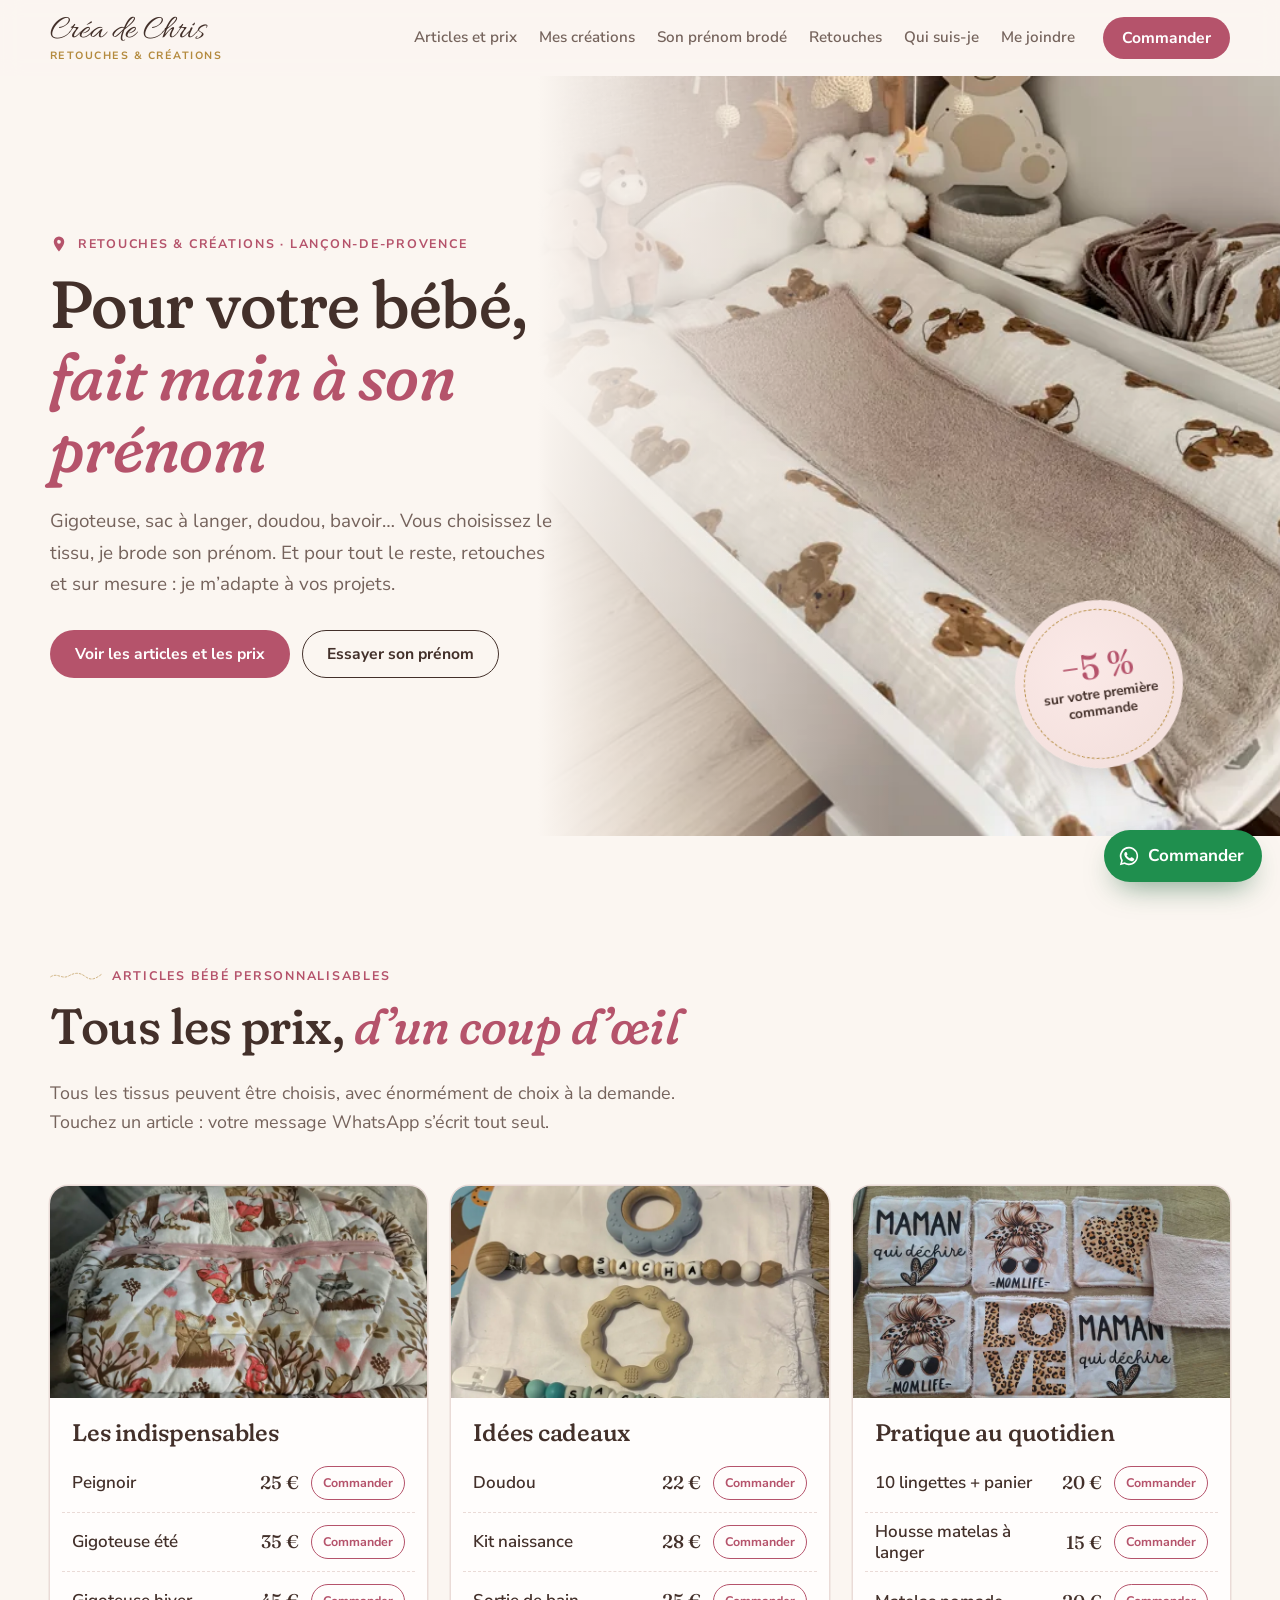
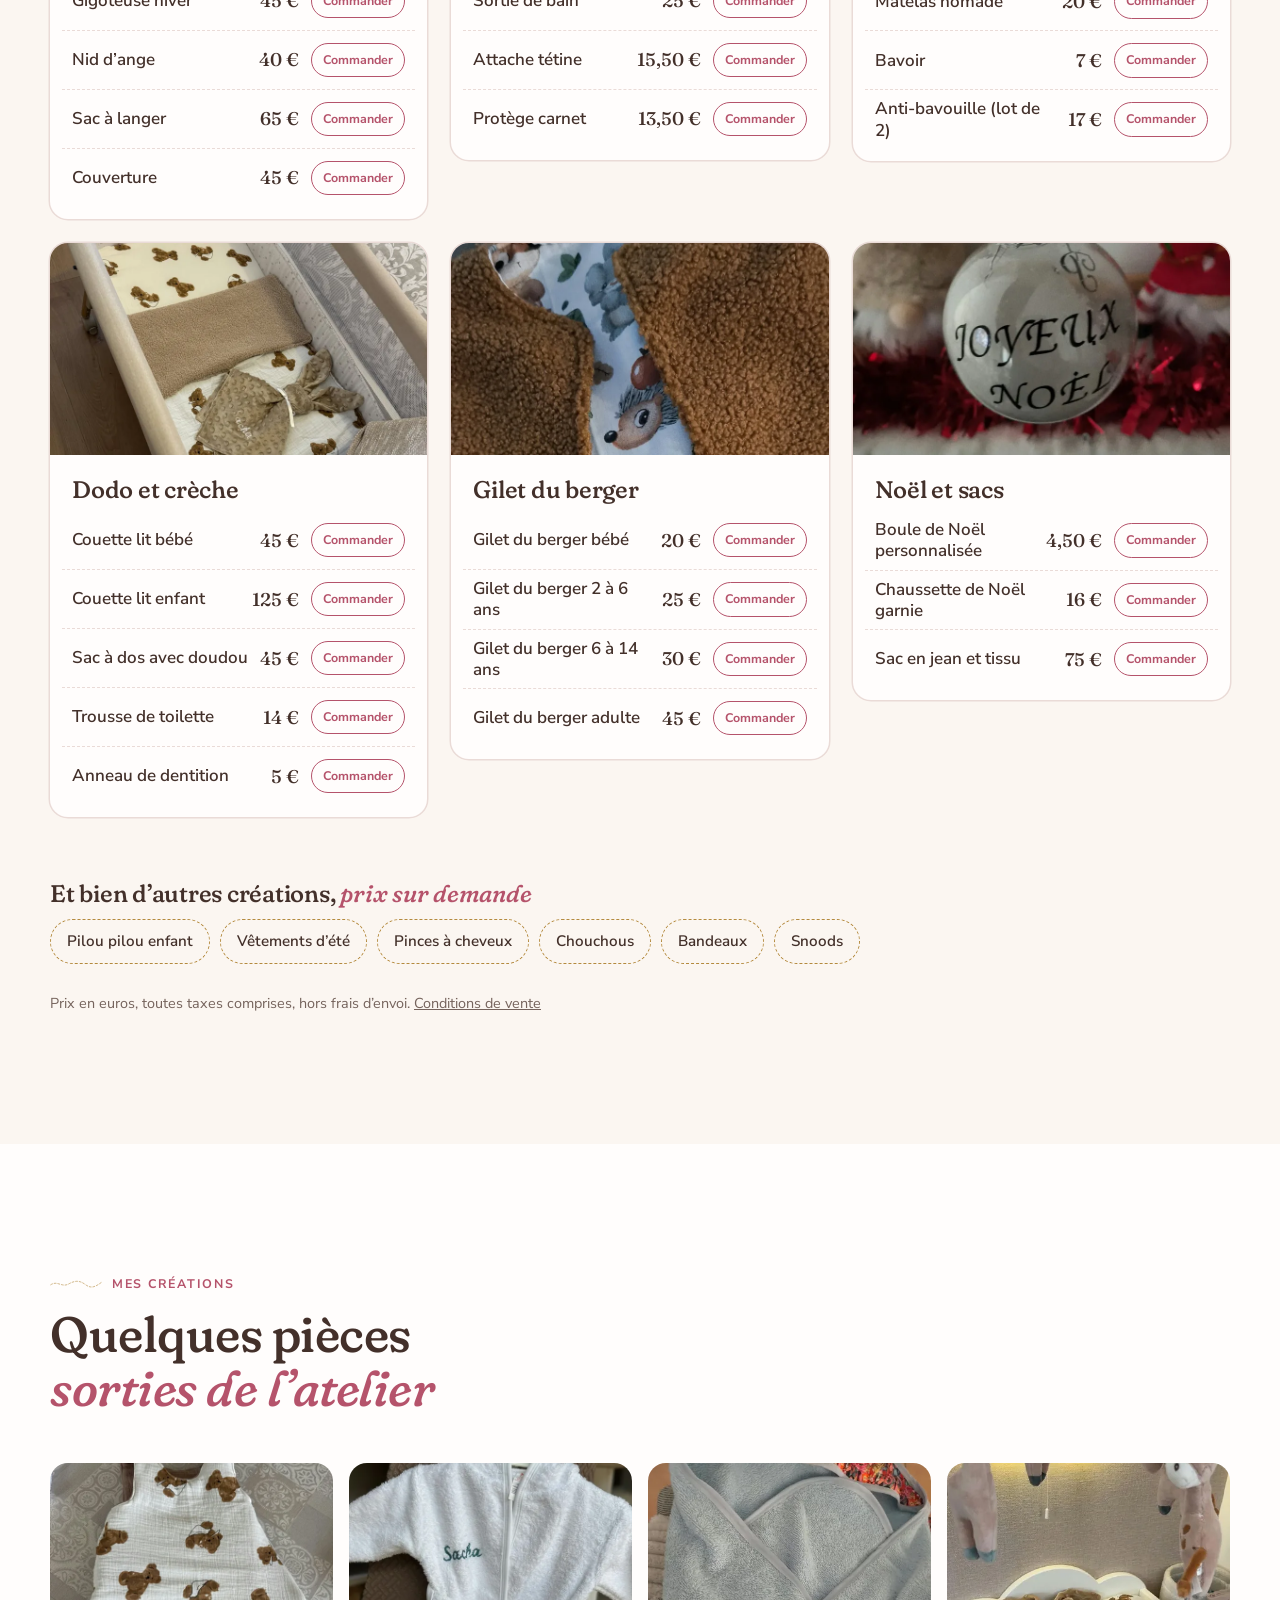
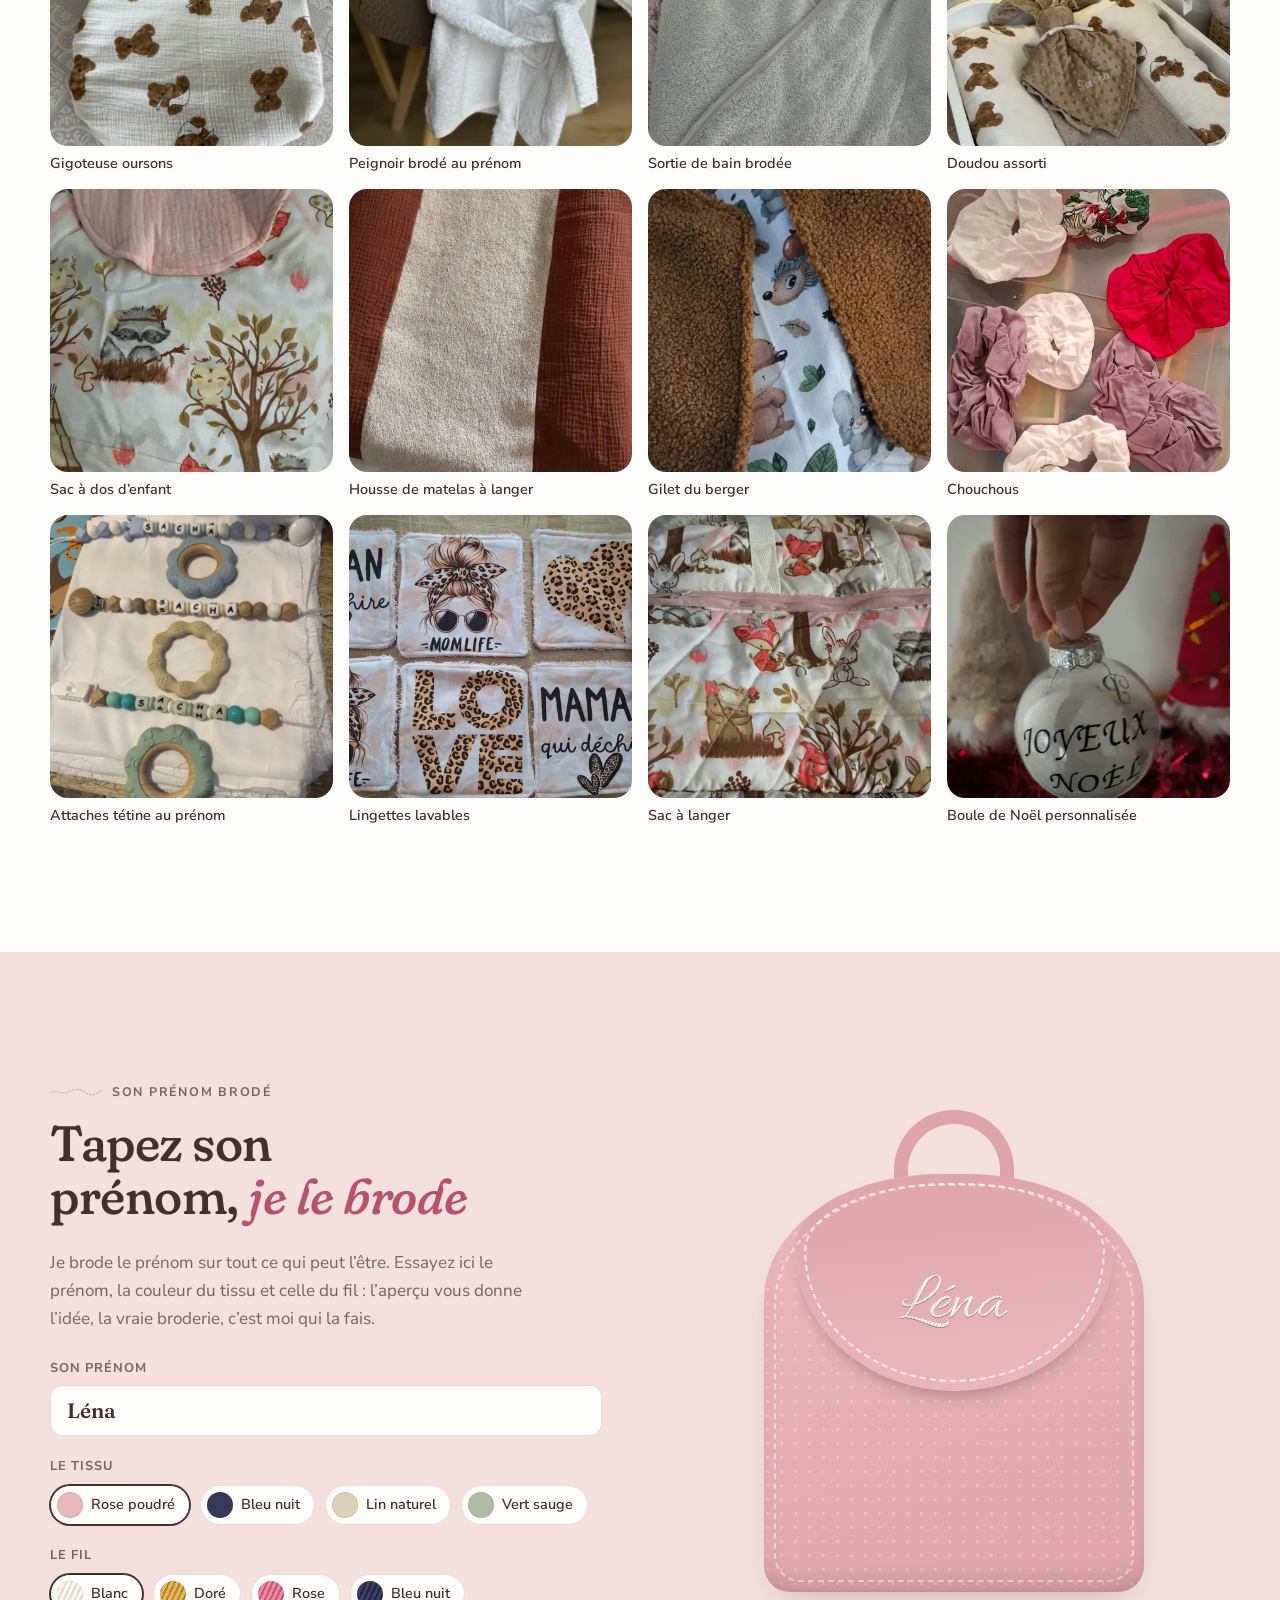
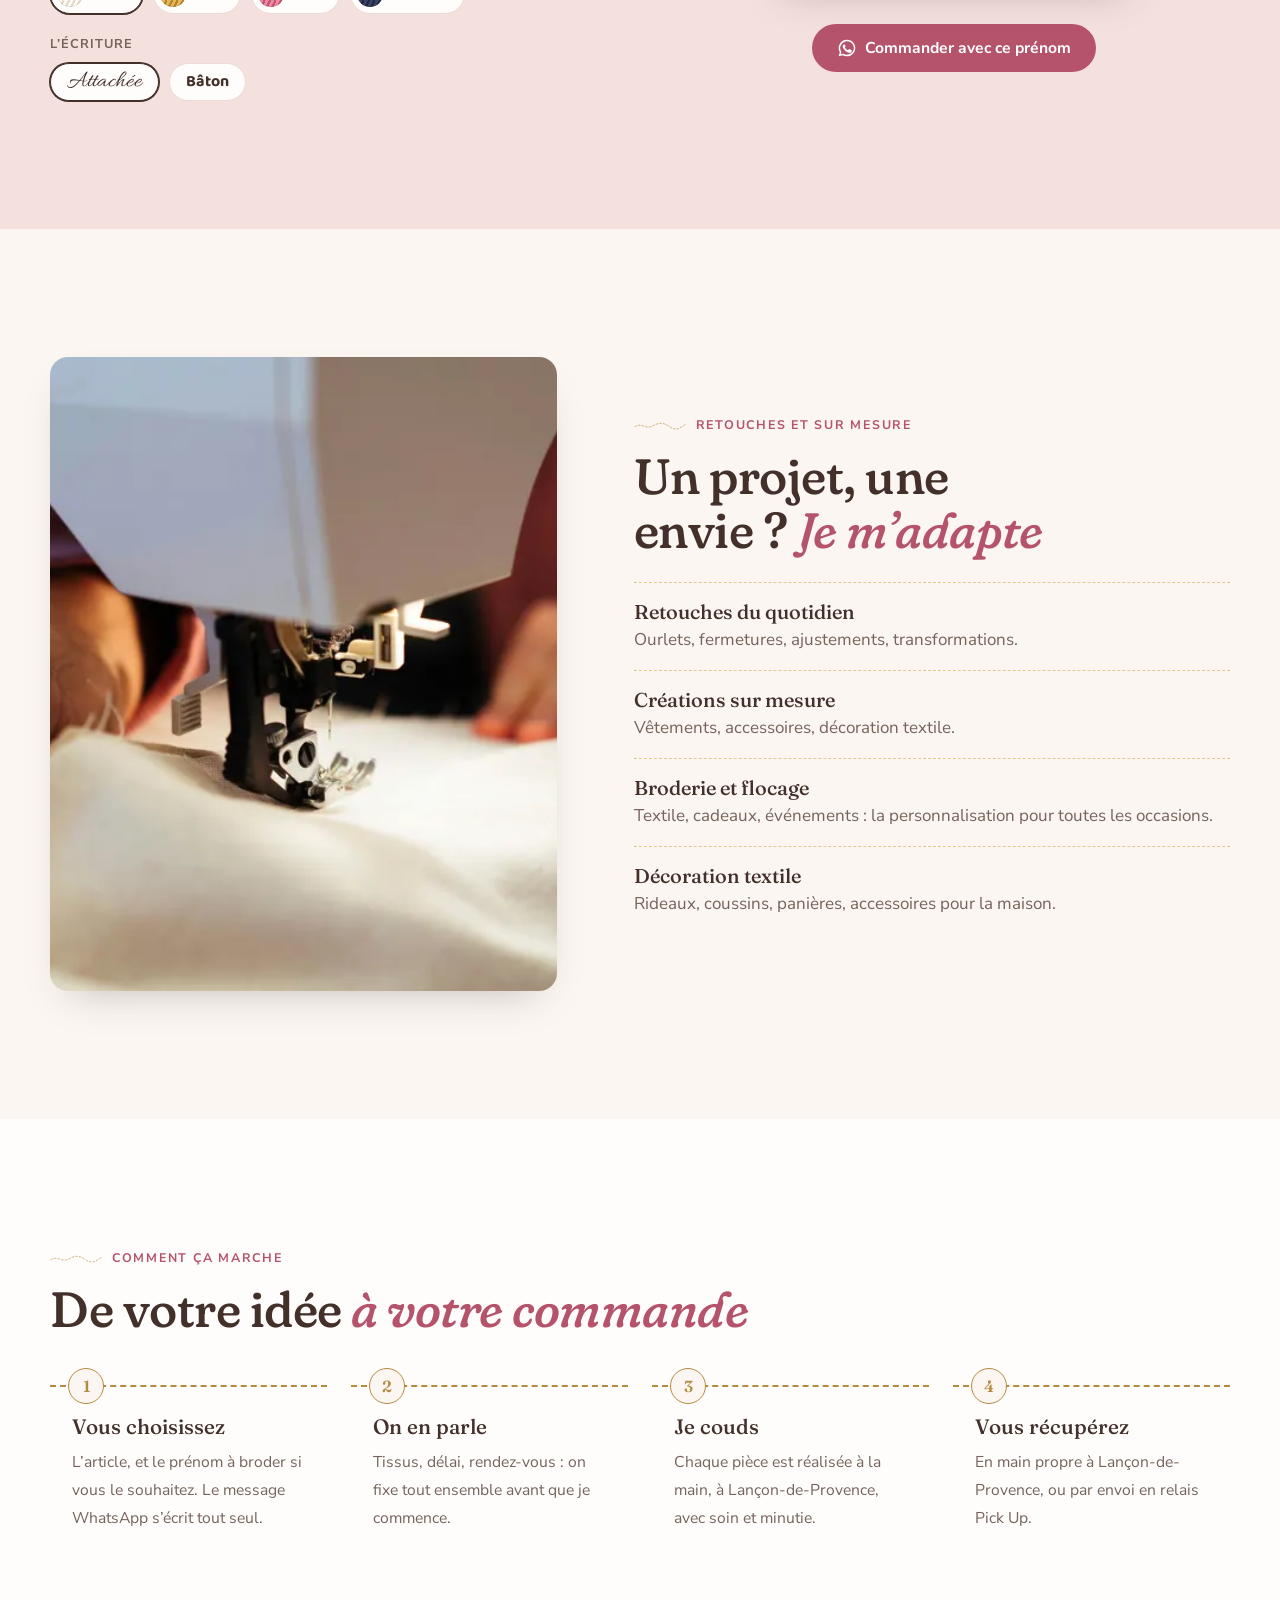
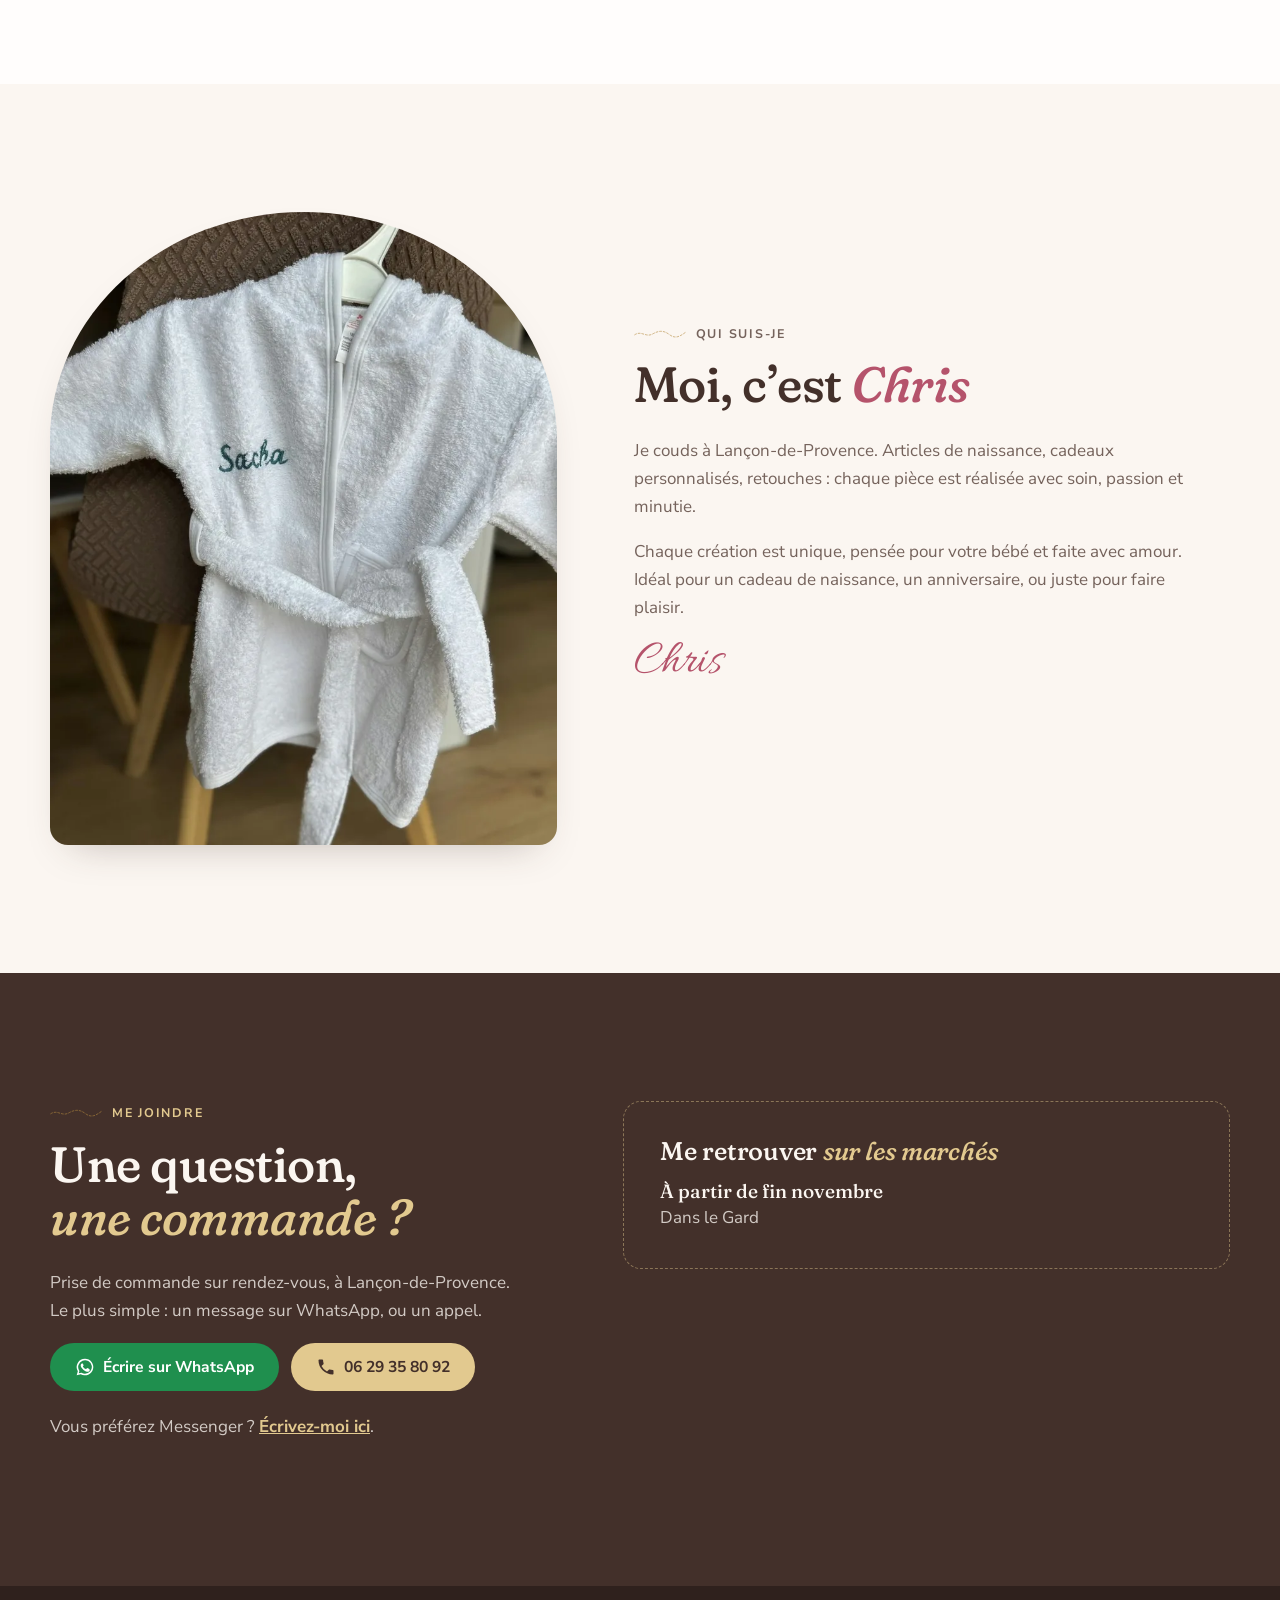
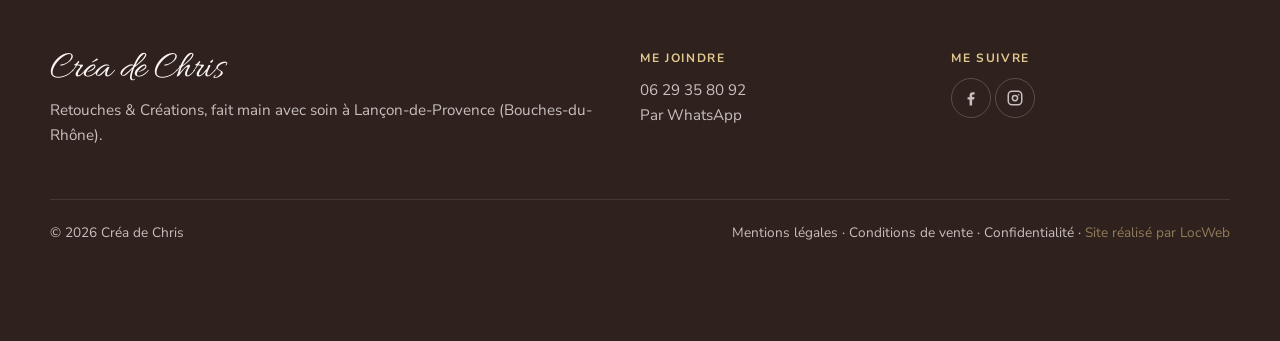
<file: index.html>
<!doctype html>
<html lang="fr">
<head>
<meta charset="utf-8">
<meta name="viewport" content="width=device-width,initial-scale=1">
<script>document.documentElement.classList.add('js')</script>
<title>Créa de Chris — Articles bébé personnalisés et retouches, Lançon-de-Provence</title>
<meta name="description" content="Gigoteuses, sacs à langer, doudous, bavoirs brodés au prénom : des articles bébé faits main à Lançon-de-Provence, près de Salon, avec tous les prix. Retouches et sur mesure.">
<link rel="canonical" href="https://www.creadechris.com/">
<meta property="og:type" content="website">
<meta property="og:locale" content="fr_FR">
<meta property="og:site_name" content="Créa de Chris">
<meta property="og:title" content="Créa de Chris — Articles bébé personnalisés et retouches, Lançon-de-Provence">
<meta property="og:description" content="Gigoteuses, sacs à langer, doudous, bavoirs brodés au prénom : des articles bébé faits main à Lançon-de-Provence, près de Salon, avec tous les prix. Retouches et sur mesure.">
<meta property="og:image" content="https://www.creadechris.com/photos/partage.jpg">
<meta name="theme-color" content="#fbf6f4">
<link rel="icon" href="data:image/svg+xml,%3Csvg xmlns='http://www.w3.org/2000/svg' viewBox='0 0 32 32'%3E%3Ccircle cx='16' cy='16' r='15' fill='%23f3d9d7' stroke='%23b48a3e' stroke-width='1.5' stroke-dasharray='3 2'/%3E%3Ctext x='16' y='22' font-size='16' text-anchor='middle' fill='%232e2b3f' font-family='Georgia' font-style='italic'%3EC%3C/text%3E%3C/svg%3E">
<link rel="preconnect" href="https://fonts.googleapis.com">
<link rel="preconnect" href="https://fonts.gstatic.com" crossorigin>
<link href="https://fonts.googleapis.com/css2?family=Fraunces:ital,opsz,wght,SOFT@0,9..144,400..600,100;1,9..144,400..600,100&family=Nunito+Sans:opsz,wght@6..12,400;6..12,600;6..12,700&family=Allura&family=Baloo+2:wght@600;700&display=swap" rel="stylesheet">
<link rel="stylesheet" href="assets/style.css?v=14">
<script type="application/ld+json">{"@context":"https://schema.org","@graph":[{"@type":"LocalBusiness","@id":"https://www.creadechris.com/#entreprise","name":"Créa de Chris","alternateName":"Les Créas de Chris","description":"Articles bébé personnalisés et faits main à Lançon-de-Provence : gigoteuses, sacs à langer, doudous, bavoirs brodés au prénom. Retouches, créations sur mesure, broderie et flocage.","telephone":"+33629358092","slogan":"Fait main avec soin","url":"https://www.creadechris.com/","image":"https://www.creadechris.com/photos/partage.jpg","founder":{"@type":"Person","name":"Christelle Poupardin"},"address":{"@type":"PostalAddress","addressLocality":"Lançon-de-Provence","postalCode":"13680","addressRegion":"Provence-Alpes-Côte d’Azur","addressCountry":"FR"},"areaServed":[{"@type":"Place","name":"Lançon-de-Provence"},{"@type":"Place","name":"Salon-de-Provence"},{"@type":"Place","name":"Pélissanne"},{"@type":"Place","name":"La Fare-les-Oliviers"},{"@type":"Place","name":"Rognac"},{"@type":"Place","name":"Berre-l’Étang"},{"@type":"Place","name":"Bouches-du-Rhône"}],"sameAs":["https://www.facebook.com/christelle.poupardin.5","https://www.instagram.com/creadechris/"],"makesOffer":[{"@type":"Offer","price":25,"priceCurrency":"EUR","itemOffered":{"@type":"Product","name":"Peignoir"}},{"@type":"Offer","price":35,"priceCurrency":"EUR","itemOffered":{"@type":"Product","name":"Gigoteuse été"}},{"@type":"Offer","price":45,"priceCurrency":"EUR","itemOffered":{"@type":"Product","name":"Gigoteuse hiver"}},{"@type":"Offer","price":40,"priceCurrency":"EUR","itemOffered":{"@type":"Product","name":"Nid d’ange"}},{"@type":"Offer","price":65,"priceCurrency":"EUR","itemOffered":{"@type":"Product","name":"Sac à langer"}},{"@type":"Offer","price":45,"priceCurrency":"EUR","itemOffered":{"@type":"Product","name":"Couverture"}},{"@type":"Offer","price":22,"priceCurrency":"EUR","itemOffered":{"@type":"Product","name":"Doudou"}},{"@type":"Offer","price":28,"priceCurrency":"EUR","itemOffered":{"@type":"Product","name":"Kit naissance"}},{"@type":"Offer","price":25,"priceCurrency":"EUR","itemOffered":{"@type":"Product","name":"Sortie de bain"}},{"@type":"Offer","price":15.5,"priceCurrency":"EUR","itemOffered":{"@type":"Product","name":"Attache tétine"}},{"@type":"Offer","price":13.5,"priceCurrency":"EUR","itemOffered":{"@type":"Product","name":"Protège carnet"}},{"@type":"Offer","price":20,"priceCurrency":"EUR","itemOffered":{"@type":"Product","name":"10 lingettes + panier"}},{"@type":"Offer","price":15,"priceCurrency":"EUR","itemOffered":{"@type":"Product","name":"Housse matelas à langer"}},{"@type":"Offer","price":20,"priceCurrency":"EUR","itemOffered":{"@type":"Product","name":"Matelas nomade"}},{"@type":"Offer","price":7,"priceCurrency":"EUR","itemOffered":{"@type":"Product","name":"Bavoir"}},{"@type":"Offer","price":17,"priceCurrency":"EUR","itemOffered":{"@type":"Product","name":"Anti-bavouille (lot de 2)"}},{"@type":"Offer","price":45,"priceCurrency":"EUR","itemOffered":{"@type":"Product","name":"Couette lit bébé"}},{"@type":"Offer","price":125,"priceCurrency":"EUR","itemOffered":{"@type":"Product","name":"Couette lit enfant"}},{"@type":"Offer","price":45,"priceCurrency":"EUR","itemOffered":{"@type":"Product","name":"Sac à dos avec doudou"}},{"@type":"Offer","price":14,"priceCurrency":"EUR","itemOffered":{"@type":"Product","name":"Trousse de toilette"}},{"@type":"Offer","price":5,"priceCurrency":"EUR","itemOffered":{"@type":"Product","name":"Anneau de dentition"}},{"@type":"Offer","price":20,"priceCurrency":"EUR","itemOffered":{"@type":"Product","name":"Gilet du berger bébé"}},{"@type":"Offer","price":25,"priceCurrency":"EUR","itemOffered":{"@type":"Product","name":"Gilet du berger 2 à 6 ans"}},{"@type":"Offer","price":30,"priceCurrency":"EUR","itemOffered":{"@type":"Product","name":"Gilet du berger 6 à 14 ans"}},{"@type":"Offer","price":45,"priceCurrency":"EUR","itemOffered":{"@type":"Product","name":"Gilet du berger adulte"}},{"@type":"Offer","price":4.5,"priceCurrency":"EUR","itemOffered":{"@type":"Product","name":"Boule de Noël personnalisée"}},{"@type":"Offer","price":16,"priceCurrency":"EUR","itemOffered":{"@type":"Product","name":"Chaussette de Noël garnie"}},{"@type":"Offer","price":75,"priceCurrency":"EUR","itemOffered":{"@type":"Product","name":"Sac en jean et tissu"}}]},{"@type":"WebSite","url":"https://www.creadechris.com/","name":"Créa de Chris","inLanguage":"fr-FR"}]}</script>
</head>
<body class="accueil">
<a class="evitement" href="#contenu">Aller au contenu</a>

<header class="entete" data-entete>
  <div class="entete-in">
    <a class="marque" href="./" aria-label="Créa de Chris, accueil">
      <span class="marque-nom">Créa de Chris</span>
      <span class="marque-devise">Retouches &amp; Créations</span>
    </a>
    <nav class="nav" aria-label="Navigation principale">
      <a href="#articles">Articles et prix</a>
      <a href="#creations">Mes créations</a>
      <a href="#prenom">Son prénom brodé</a>
      <a href="#retouches">Retouches</a>
      <a href="#chris">Qui suis-je</a>
      <a href="#contact">Me joindre</a>
    </nav>
    <a class="bouton bouton-plein entete-cta" href="#contact" data-commander="">Commander</a>
    <button class="burger" type="button" aria-expanded="false" aria-controls="menu-mobile" aria-label="Ouvrir le menu"><span></span><span></span></button>
  </div>
  <div class="menu-mobile" id="menu-mobile" hidden>
    <a href="#articles">Articles et prix</a>
    <a href="#creations">Mes créations</a>
    <a href="#prenom">Son prénom brodé</a>
    <a href="#retouches">Retouches</a>
    <a href="#chris">Qui suis-je</a>
    <a href="#contact">Me joindre</a>
    <a class="bouton bouton-plein" href="#contact" data-commander="">Commander</a>
  </div>
</header>

<main id="contenu">

<section class="hero">
  <div class="hero-photo"><img data-editable-zone="cdc_photo_hero" src="photos/chambre-table-a-langer-800.webp" srcset="photos/chambre-table-a-langer-800.webp 800w, photos/chambre-table-a-langer-1600.webp 1536w" sizes="(min-width: 900px) 58vw, 100vw" alt="Chambre de bébé : table à langer habillée d’une housse à motifs d’oursons, doudous et mobile" width="1536" height="1152" fetchpriority="high" decoding="async"></div>
  <div class="cadre hero-in">
    <div class="hero-texte">
      <p class="surtitre hero-anim"><svg viewBox="0 0 24 24" aria-hidden="true"><path d="M12 2a7 7 0 0 0-7 7c0 5.2 7 13 7 13s7-7.8 7-13a7 7 0 0 0-7-7zm0 9.5A2.5 2.5 0 1 1 12 6.5a2.5 2.5 0 0 1 0 5z"/></svg> Retouches &amp; Créations · Lançon-de-Provence</p>
      <h1 class="hero-anim"><span data-editable-zone="cdc_hero_titre">Pour votre bébé,</span><br><em data-editable-zone="cdc_hero_accent">fait main à son prénom</em></h1>
      <p class="hero-chapo hero-anim" data-editable-zone="cdc_hero_chapo">Gigoteuse, sac à langer, doudou, bavoir… Vous choisissez le tissu, je brode son prénom. Et pour tout le reste, retouches et sur mesure : je m’adapte à vos projets.</p>
      <div class="actions hero-anim">
        <a class="bouton bouton-plein" href="#articles">Voir les articles et les prix</a>
        <a class="bouton bouton-ligne" href="#prenom">Essayer son prénom</a>
      </div>
    </div>
    <p class="etiquette hero-anim"><span><b>−5 %</b> sur votre première commande</span></p>
  </div>
</section>

<section class="section" id="articles">
  <div class="cadre">
    <div class="tete-section reveler">
      <p class="surtitre"><svg class="fil" viewBox="0 0 140 24" aria-hidden="true"><path d="M2 14c18-12 30 8 48-2s30-10 46 2 28 4 42-6" fill="none" stroke="currentColor" stroke-width="1.6" stroke-linecap="round" stroke-dasharray="5 5"/></svg> Articles bébé personnalisables</p>
      <h2>Tous les prix, <em>d’un coup d’œil</em></h2>
      <p class="chapo" data-editable-zone="cdc_articles_chapo">Tous les tissus peuvent être choisis, avec énormément de choix à la demande. Touchez un article : votre message WhatsApp s’écrit tout seul.</p>
    </div>
    <div class="carte">
      <div class="carte-groupe reveler" data-categorie="Les indispensables">
        <figure><img data-editable-zone="cdc_photo_groupe_1" src="photos/sac-a-langer-foret-800.webp" srcset="photos/sac-a-langer-foret-800.webp 800w, photos/sac-a-langer-foret-1600.webp 1600w" sizes="(min-width: 1100px) 30vw, (min-width: 720px) 45vw, 90vw" alt="Sac à langer matelassé à motifs d’animaux de la forêt, fermeture rose" width="1600" height="900" loading="lazy" decoding="async"></figure>
        <h3>Les indispensables</h3>
        <ul>
          <li><a class="article" href="#contact" data-commander="peignoir"><span class="article-nom">Peignoir</span><span class="article-prix">25 €</span><span class="article-cmd">Commander</span></a></li>
          <li><a class="article" href="#contact" data-commander="gigoteuse-ete"><span class="article-nom">Gigoteuse été</span><span class="article-prix">35 €</span><span class="article-cmd">Commander</span></a></li>
          <li><a class="article" href="#contact" data-commander="gigoteuse-hiver"><span class="article-nom">Gigoteuse hiver</span><span class="article-prix">45 €</span><span class="article-cmd">Commander</span></a></li>
          <li><a class="article" href="#contact" data-commander="nid-d-ange"><span class="article-nom">Nid d’ange</span><span class="article-prix">40 €</span><span class="article-cmd">Commander</span></a></li>
          <li><a class="article" href="#contact" data-commander="sac-a-langer"><span class="article-nom">Sac à langer</span><span class="article-prix">65 €</span><span class="article-cmd">Commander</span></a></li>
          <li><a class="article" href="#contact" data-commander="couverture"><span class="article-nom">Couverture</span><span class="article-prix">45 €</span><span class="article-cmd">Commander</span></a></li>
        </ul>
      </div>
      <div class="carte-groupe reveler" data-categorie="Idées cadeaux">
        <figure><img data-editable-zone="cdc_photo_groupe_2" src="photos/attaches-tetine-prenom-800.webp" srcset="photos/attaches-tetine-prenom-800.webp 800w, photos/attaches-tetine-prenom-1600.webp 1536w" sizes="(min-width: 1100px) 30vw, (min-width: 720px) 45vw, 90vw" alt="Attaches tétine en perles avec un prénom et anneaux de dentition assortis" width="1536" height="864" loading="lazy" decoding="async"></figure>
        <h3>Idées cadeaux</h3>
        <ul>
          <li><a class="article" href="#contact" data-commander="doudou"><span class="article-nom">Doudou</span><span class="article-prix">22 €</span><span class="article-cmd">Commander</span></a></li>
          <li><a class="article" href="#contact" data-commander="kit-naissance"><span class="article-nom">Kit naissance</span><span class="article-prix">28 €</span><span class="article-cmd">Commander</span></a></li>
          <li><a class="article" href="#contact" data-commander="sortie-de-bain"><span class="article-nom">Sortie de bain</span><span class="article-prix">25 €</span><span class="article-cmd">Commander</span></a></li>
          <li><a class="article" href="#contact" data-commander="attache-tetine"><span class="article-nom">Attache tétine</span><span class="article-prix">15,50 €</span><span class="article-cmd">Commander</span></a></li>
          <li><a class="article" href="#contact" data-commander="protege-carnet"><span class="article-nom">Protège carnet</span><span class="article-prix">13,50 €</span><span class="article-cmd">Commander</span></a></li>
        </ul>
      </div>
      <div class="carte-groupe reveler" data-categorie="Pratique au quotidien">
        <figure><img data-editable-zone="cdc_photo_groupe_3" src="photos/lingettes-lavables-800.webp" srcset="photos/lingettes-lavables-800.webp 800w, photos/lingettes-lavables-1600.webp 1600w" sizes="(min-width: 1100px) 30vw, (min-width: 720px) 45vw, 90vw" alt="Lingettes lavables imprimées en éponge rose" width="1600" height="900" loading="lazy" decoding="async"></figure>
        <h3>Pratique au quotidien</h3>
        <ul>
          <li><a class="article" href="#contact" data-commander="lingettes"><span class="article-nom">10 lingettes + panier</span><span class="article-prix">20 €</span><span class="article-cmd">Commander</span></a></li>
          <li><a class="article" href="#contact" data-commander="housse-matelas"><span class="article-nom">Housse matelas à langer</span><span class="article-prix">15 €</span><span class="article-cmd">Commander</span></a></li>
          <li><a class="article" href="#contact" data-commander="matelas-nomade"><span class="article-nom">Matelas nomade</span><span class="article-prix">20 €</span><span class="article-cmd">Commander</span></a></li>
          <li><a class="article" href="#contact" data-commander="bavoir"><span class="article-nom">Bavoir</span><span class="article-prix">7 €</span><span class="article-cmd">Commander</span></a></li>
          <li><a class="article" href="#contact" data-commander="anti-bavouille"><span class="article-nom">Anti-bavouille (lot de 2)</span><span class="article-prix">17 €</span><span class="article-cmd">Commander</span></a></li>
        </ul>
      </div>
      <div class="carte-groupe reveler" data-categorie="Dodo et crèche">
        <figure><img data-editable-zone="cdc_photo_groupe_4" src="photos/berceau-oursons-800.webp" srcset="photos/berceau-oursons-800.webp 800w, photos/berceau-oursons-1600.webp 1536w" sizes="(min-width: 1100px) 30vw, (min-width: 720px) 45vw, 90vw" alt="Berceau habillé d’un drap à motifs d’oursons, avec sa couverture et son doudou assortis" width="1536" height="864" loading="lazy" decoding="async"></figure>
        <h3>Dodo et crèche</h3>
        <ul>
          <li><a class="article" href="#contact" data-commander="couette-bebe"><span class="article-nom">Couette lit bébé</span><span class="article-prix">45 €</span><span class="article-cmd">Commander</span></a></li>
          <li><a class="article" href="#contact" data-commander="couette-enfant"><span class="article-nom">Couette lit enfant</span><span class="article-prix">125 €</span><span class="article-cmd">Commander</span></a></li>
          <li><a class="article" href="#contact" data-commander="set-creche"><span class="article-nom">Sac à dos avec doudou</span><span class="article-prix">45 €</span><span class="article-cmd">Commander</span></a></li>
          <li><a class="article" href="#contact" data-commander="trousse"><span class="article-nom">Trousse de toilette</span><span class="article-prix">14 €</span><span class="article-cmd">Commander</span></a></li>
          <li><a class="article" href="#contact" data-commander="anneau"><span class="article-nom">Anneau de dentition</span><span class="article-prix">5 €</span><span class="article-cmd">Commander</span></a></li>
        </ul>
      </div>
      <div class="carte-groupe reveler" data-categorie="Gilet du berger">
        <figure><img data-editable-zone="cdc_photo_groupe_5" src="photos/gilet-berger-bouclette-800.webp" srcset="photos/gilet-berger-bouclette-800.webp 800w, photos/gilet-berger-bouclette-1600.webp 1080w" sizes="(min-width: 1100px) 30vw, (min-width: 720px) 45vw, 90vw" alt="Gilet du berger en bouclette camel, doublé d’un tissu à petits animaux" width="1080" height="608" loading="lazy" decoding="async"></figure>
        <h3>Gilet du berger</h3>
        <ul>
          <li><a class="article" href="#contact" data-commander="gilet-bebe"><span class="article-nom">Gilet du berger bébé</span><span class="article-prix">20 €</span><span class="article-cmd">Commander</span></a></li>
          <li><a class="article" href="#contact" data-commander="gilet-2-6"><span class="article-nom">Gilet du berger 2 à 6 ans</span><span class="article-prix">25 €</span><span class="article-cmd">Commander</span></a></li>
          <li><a class="article" href="#contact" data-commander="gilet-6-14"><span class="article-nom">Gilet du berger 6 à 14 ans</span><span class="article-prix">30 €</span><span class="article-cmd">Commander</span></a></li>
          <li><a class="article" href="#contact" data-commander="gilet-adulte"><span class="article-nom">Gilet du berger adulte</span><span class="article-prix">45 €</span><span class="article-cmd">Commander</span></a></li>
        </ul>
      </div>
      <div class="carte-groupe reveler" data-categorie="Noël et sacs">
        <figure><img data-editable-zone="cdc_photo_groupe_6" src="photos/boule-de-noel-800.webp" srcset="photos/boule-de-noel-800.webp 800w, photos/boule-de-noel-1600.webp 1080w" sizes="(min-width: 1100px) 30vw, (min-width: 720px) 45vw, 90vw" alt="Boule de Noël personnalisée « Joyeux Noël »" width="1080" height="608" loading="lazy" decoding="async"></figure>
        <h3>Noël et sacs</h3>
        <ul>
          <li><a class="article" href="#contact" data-commander="boule-noel"><span class="article-nom">Boule de Noël personnalisée</span><span class="article-prix">4,50 €</span><span class="article-cmd">Commander</span></a></li>
          <li><a class="article" href="#contact" data-commander="chaussettes-noel"><span class="article-nom">Chaussette de Noël garnie</span><span class="article-prix">16 €</span><span class="article-cmd">Commander</span></a></li>
          <li><a class="article" href="#contact" data-commander="sac-femme"><span class="article-nom">Sac en jean et tissu</span><span class="article-prix">75 €</span><span class="article-cmd">Commander</span></a></li>
        </ul>
      </div>
    </div>
    <div class="aussi reveler">
      <h3>Et bien d’autres créations, <em>prix sur demande</em></h3>
      <div class="aussi-liste">
        <a href="#contact" data-commander="pilou">Pilou pilou enfant</a>
        <a href="#contact" data-commander="vetements-ete">Vêtements d’été</a>
        <a href="#contact" data-commander="pinces">Pinces à cheveux</a>
        <a href="#contact" data-commander="chouchous">Chouchous</a>
        <a href="#contact" data-commander="bandeaux">Bandeaux</a>
        <a href="#contact" data-commander="snoods">Snoods</a>
      </div>
    </div>
    <p class="carte-note reveler">Prix en euros, toutes taxes comprises, hors frais d’envoi. <a href="conditions-de-vente/">Conditions de vente</a></p>
  </div>
</section>

<section class="section section-papier" id="creations">
  <div class="cadre">
    <div class="tete-section reveler">
      <p class="surtitre"><svg class="fil" viewBox="0 0 140 24" aria-hidden="true"><path d="M2 14c18-12 30 8 48-2s30-10 46 2 28 4 42-6" fill="none" stroke="currentColor" stroke-width="1.6" stroke-linecap="round" stroke-dasharray="5 5"/></svg> Mes créations</p>
      <h2>Quelques pièces <em>sorties de l’atelier</em></h2>
    </div>
    <div class="galerie reveler" data-galerie>
      <figure><img src="photos/g-gigoteuse-800.webp" srcset="photos/g-gigoteuse-800.webp 800w, photos/g-gigoteuse-1600.webp 900w" sizes="(min-width: 900px) 25vw, 50vw" alt="Gigoteuse oursons" width="900" height="1200" loading="lazy" decoding="async"><figcaption>Gigoteuse oursons</figcaption></figure>
      <figure><img src="photos/g-peignoir-800.webp" srcset="photos/g-peignoir-800.webp 800w, photos/g-peignoir-1600.webp 900w" sizes="(min-width: 900px) 25vw, 50vw" alt="Peignoir brodé au prénom" width="900" height="1200" loading="lazy" decoding="async"><figcaption>Peignoir brodé au prénom</figcaption></figure>
      <figure><img src="photos/g-sortie-de-bain-800.webp" alt="Sortie de bain brodée" width="675" height="1200" loading="lazy" decoding="async"><figcaption>Sortie de bain brodée</figcaption></figure>
      <figure><img src="photos/g-doudou-800.webp" alt="Doudou assorti" width="675" height="1200" loading="lazy" decoding="async"><figcaption>Doudou assorti</figcaption></figure>
      <figure><img src="photos/g-sac-a-dos-800.webp" alt="Sac à dos d’enfant" width="675" height="1200" loading="lazy" decoding="async"><figcaption>Sac à dos d’enfant</figcaption></figure>
      <figure><img src="photos/g-housse-800.webp" srcset="photos/g-housse-800.webp 800w, photos/g-housse-1600.webp 804w" sizes="(min-width: 900px) 25vw, 50vw" alt="Housse de matelas à langer" width="804" height="1200" loading="lazy" decoding="async"><figcaption>Housse de matelas à langer</figcaption></figure>
      <figure><img src="photos/g-gilet-800.webp" alt="Gilet du berger" width="675" height="1200" loading="lazy" decoding="async"><figcaption>Gilet du berger</figcaption></figure>
      <figure><img src="photos/g-chouchous-800.webp" srcset="photos/g-chouchous-800.webp 800w, photos/g-chouchous-1600.webp 803w" sizes="(min-width: 900px) 25vw, 50vw" alt="Chouchous" width="803" height="1200" loading="lazy" decoding="async"><figcaption>Chouchous</figcaption></figure>
      <figure><img src="photos/g-attaches-tetine-800.webp" srcset="photos/g-attaches-tetine-800.webp 800w, photos/g-attaches-tetine-1600.webp 900w" sizes="(min-width: 900px) 25vw, 50vw" alt="Attaches tétine au prénom" width="900" height="1200" loading="lazy" decoding="async"><figcaption>Attaches tétine au prénom</figcaption></figure>
      <figure><img src="photos/g-lingettes-800.webp" srcset="photos/g-lingettes-800.webp 800w, photos/g-lingettes-1600.webp 1200w" sizes="(min-width: 900px) 25vw, 50vw" alt="Lingettes lavables" width="1200" height="675" loading="lazy" decoding="async"><figcaption>Lingettes lavables</figcaption></figure>
      <figure><img src="photos/g-sac-a-langer-800.webp" srcset="photos/g-sac-a-langer-800.webp 800w, photos/g-sac-a-langer-1600.webp 1200w" sizes="(min-width: 900px) 25vw, 50vw" alt="Sac à langer" width="1200" height="675" loading="lazy" decoding="async"><figcaption>Sac à langer</figcaption></figure>
      <figure><img src="photos/g-boule-de-noel-800.webp" alt="Boule de Noël personnalisée" width="675" height="1200" loading="lazy" decoding="async"><figcaption>Boule de Noël personnalisée</figcaption></figure>
    </div>
  </div>
</section>

<section class="section section-poudre" id="prenom">
  <div class="cadre atelier">
    <div class="atelier-texte reveler">
      <p class="surtitre"><svg class="fil" viewBox="0 0 140 24" aria-hidden="true"><path d="M2 14c18-12 30 8 48-2s30-10 46 2 28 4 42-6" fill="none" stroke="currentColor" stroke-width="1.6" stroke-linecap="round" stroke-dasharray="5 5"/></svg> Son prénom brodé</p>
      <h2>Tapez son prénom, <em>je le brode</em></h2>
      <p>Je brode le prénom sur tout ce qui peut l’être. Essayez ici le prénom, la couleur du tissu et celle du fil : l’aperçu vous donne l’idée, la vraie broderie, c’est moi qui la fais.</p>
    </div>
    <div class="atelier-rendu reveler" aria-live="polite">
      <div class="sac" data-sac data-tissu="rose" data-fil="blanc" data-ecriture="attachee">
        <span class="sac-anse" aria-hidden="true"></span>
        <div class="sac-corps">
          <div class="sac-rabat"><span class="broderie" data-broderie>Léna</span></div>
        </div>
      </div>
      <a class="bouton bouton-plein" href="#contact" data-commander="" data-depuis-atelier><svg viewBox="0 0 24 24" aria-hidden="true"><path d="M12 2a10 10 0 0 0-8.6 15.1L2 22l5-1.3A10 10 0 1 0 12 2zm0 18.2a8.2 8.2 0 0 1-4.2-1.2l-.3-.2-3 .8.8-2.9-.2-.3A8.2 8.2 0 1 1 12 20.2zm4.5-6.1c-.2-.1-1.5-.7-1.7-.8s-.4-.1-.6.1-.6.8-.8 1-.3.2-.5.1a6.7 6.7 0 0 1-3.3-2.9c-.3-.4.2-.4.7-1.3.1-.2 0-.3 0-.4l-.8-1.8c-.2-.5-.4-.4-.6-.4h-.5a1 1 0 0 0-.7.3 3 3 0 0 0-.9 2.2 5.2 5.2 0 0 0 1.1 2.8 11.8 11.8 0 0 0 4.6 4c1.7.7 2.4.8 3.2.7a2.8 2.8 0 0 0 1.8-1.3 2.3 2.3 0 0 0 .2-1.3c-.1-.1-.3-.2-.5-.3z"/></svg> Commander avec ce prénom</a>
    </div>
      <form class="atelier-reglages reveler" data-atelier onsubmit="return false">
        <label class="champ"><span>Son prénom</span><input type="text" name="prenom" maxlength="12" value="Léna" autocomplete="off" spellcheck="false" data-atelier-prenom></label>
        <fieldset class="pastilles"><legend>Le tissu</legend>
          <label class="pastille tissu-rose"><input type="radio" name="tissu" value="rose" checked><span class="visuel"></span><span class="nom">Rose poudré</span></label><label class="pastille tissu-nuit"><input type="radio" name="tissu" value="nuit"><span class="visuel"></span><span class="nom">Bleu nuit</span></label><label class="pastille tissu-lin"><input type="radio" name="tissu" value="lin"><span class="visuel"></span><span class="nom">Lin naturel</span></label><label class="pastille tissu-sauge"><input type="radio" name="tissu" value="sauge"><span class="visuel"></span><span class="nom">Vert sauge</span></label>
        </fieldset>
        <fieldset class="pastilles"><legend>Le fil</legend>
          <label class="pastille fil-blanc"><input type="radio" name="fil" value="blanc" checked><span class="visuel"></span><span class="nom">Blanc</span></label><label class="pastille fil-or"><input type="radio" name="fil" value="or"><span class="visuel"></span><span class="nom">Doré</span></label><label class="pastille fil-rose"><input type="radio" name="fil" value="rose"><span class="visuel"></span><span class="nom">Rose</span></label><label class="pastille fil-nuit"><input type="radio" name="fil" value="nuit"><span class="visuel"></span><span class="nom">Bleu nuit</span></label>
        </fieldset>
        <fieldset class="pastilles pastilles-texte"><legend>L’écriture</legend>
          <label class="pastille"><input type="radio" name="ecriture" value="attachee" checked><span class="nom ecriture-attachee">Attachée</span></label>
          <label class="pastille"><input type="radio" name="ecriture" value="baton"><span class="nom ecriture-baton">Bâton</span></label>
        </fieldset>
      </form>
  </div>
</section>

<section class="section" id="retouches">
  <div class="cadre services">
    <figure class="services-photo reveler"><img data-editable-zone="cdc_photo_atelier" src="photos/couture-machine-mains-800.webp" srcset="photos/couture-machine-mains-800.webp 800w, photos/couture-machine-mains-1600.webp 1600w" sizes="(min-width: 900px) 42vw, 90vw" alt="Mains qui guident un tissu sous le pied de la machine à coudre" width="1600" height="1067" loading="lazy" decoding="async"></figure>
    <div class="reveler">
      <p class="surtitre"><svg class="fil" viewBox="0 0 140 24" aria-hidden="true"><path d="M2 14c18-12 30 8 48-2s30-10 46 2 28 4 42-6" fill="none" stroke="currentColor" stroke-width="1.6" stroke-linecap="round" stroke-dasharray="5 5"/></svg> Retouches et sur mesure</p>
      <h2>Un projet, une envie ? <em>Je m’adapte</em></h2>
      <div class="services-liste">
        <a class="service" href="#contact" data-commander="retouche"><b>Retouches du quotidien</b><span>Ourlets, fermetures, ajustements, transformations.</span></a>
        <a class="service" href="#contact" data-commander="sur-mesure"><b>Créations sur mesure</b><span>Vêtements, accessoires, décoration textile.</span></a>
        <a class="service" href="#contact" data-commander="flocage"><b>Broderie et flocage</b><span>Textile, cadeaux, événements : la personnalisation pour toutes les occasions.</span></a>
        <a class="service" href="#contact" data-commander="deco"><b>Décoration textile</b><span>Rideaux, coussins, panières, accessoires pour la maison.</span></a>
      </div>
    </div>
  </div>
</section>

<section class="section section-papier" id="comment">
  <div class="cadre">
    <div class="tete-section reveler">
      <p class="surtitre"><svg class="fil" viewBox="0 0 140 24" aria-hidden="true"><path d="M2 14c18-12 30 8 48-2s30-10 46 2 28 4 42-6" fill="none" stroke="currentColor" stroke-width="1.6" stroke-linecap="round" stroke-dasharray="5 5"/></svg> Comment ça marche</p>
      <h2>De votre idée <em>à votre commande</em></h2>
    </div>
    <ol class="etapes">
      <li class="reveler"><b>Vous choisissez</b><span>L’article, et le prénom à broder si vous le souhaitez. Le message WhatsApp s’écrit tout seul.</span></li>
      <li class="reveler"><b>On en parle</b><span>Tissus, délai, rendez-vous : on fixe tout ensemble avant que je commence.</span></li>
      <li class="reveler"><b>Je couds</b><span>Chaque pièce est réalisée à la main, à Lançon-de-Provence, avec soin et minutie.</span></li>
      <li class="reveler"><b>Vous récupérez</b><span>En main propre à Lançon-de-Provence, ou par envoi en relais Pick Up.</span></li>
    </ol>
  </div>
</section>

<section class="section" id="chris">
  <div class="cadre chris">
    <figure class="chris-photo reveler"><img data-editable-zone="cdc_photo_chris" src="photos/peignoir-brode-800.webp" srcset="photos/peignoir-brode-800.webp 800w, photos/peignoir-brode-1600.webp 1170w" sizes="(min-width: 900px) 34vw, 90vw" alt="Petit peignoir blanc en éponge, brodé d’un prénom en vert" width="1170" height="1462" loading="lazy" decoding="async"></figure>
    <div class="chris-texte reveler">
      <p class="surtitre"><svg class="fil" viewBox="0 0 140 24" aria-hidden="true"><path d="M2 14c18-12 30 8 48-2s30-10 46 2 28 4 42-6" fill="none" stroke="currentColor" stroke-width="1.6" stroke-linecap="round" stroke-dasharray="5 5"/></svg> Qui suis-je</p>
      <h2>Moi, c’est <em>Chris</em></h2>
      <p data-editable-zone="cdc_chris_texte_1">Je couds à Lançon-de-Provence. Articles de naissance, cadeaux personnalisés, retouches : chaque pièce est réalisée avec soin, passion et minutie.</p>
      <p data-editable-zone="cdc_chris_texte_2">Chaque création est unique, pensée pour votre bébé et faite avec amour. Idéal pour un cadeau de naissance, un anniversaire, ou juste pour faire plaisir.</p>
      <p class="signature">Chris</p>
    </div>
  </div>
</section>

<section class="section section-nuit" id="contact">
  <div class="cadre commande">
    <div class="commande-texte reveler">
      <p class="surtitre"><svg class="fil" viewBox="0 0 140 24" aria-hidden="true"><path d="M2 14c18-12 30 8 48-2s30-10 46 2 28 4 42-6" fill="none" stroke="currentColor" stroke-width="1.6" stroke-linecap="round" stroke-dasharray="5 5"/></svg> Me joindre</p>
      <h2>Une question, <em>une commande ?</em></h2>
      <p data-editable-zone="cdc_contact_texte">Prise de commande sur rendez-vous, à Lançon-de-Provence. Le plus simple : un message sur WhatsApp, ou un appel.</p>
      <div class="actions">
        <a class="bouton bouton-wa" href="https://wa.me/33629358092" target="_blank" rel="noopener"><svg viewBox="0 0 24 24" aria-hidden="true"><path d="M12 2a10 10 0 0 0-8.6 15.1L2 22l5-1.3A10 10 0 1 0 12 2zm0 18.2a8.2 8.2 0 0 1-4.2-1.2l-.3-.2-3 .8.8-2.9-.2-.3A8.2 8.2 0 1 1 12 20.2zm4.5-6.1c-.2-.1-1.5-.7-1.7-.8s-.4-.1-.6.1-.6.8-.8 1-.3.2-.5.1a6.7 6.7 0 0 1-3.3-2.9c-.3-.4.2-.4.7-1.3.1-.2 0-.3 0-.4l-.8-1.8c-.2-.5-.4-.4-.6-.4h-.5a1 1 0 0 0-.7.3 3 3 0 0 0-.9 2.2 5.2 5.2 0 0 0 1.1 2.8 11.8 11.8 0 0 0 4.6 4c1.7.7 2.4.8 3.2.7a2.8 2.8 0 0 0 1.8-1.3 2.3 2.3 0 0 0 .2-1.3c-.1-.1-.3-.2-.5-.3z"/></svg> Écrire sur WhatsApp</a>
        <a class="bouton bouton-or" href="tel:+33629358092"><svg viewBox="0 0 24 24" aria-hidden="true"><path d="M6.6 10.8a15 15 0 0 0 6.6 6.6l2.2-2.2c.3-.3.7-.4 1-.2 1.1.4 2.3.6 3.6.6.6 0 1 .4 1 1V20c0 .6-.4 1-1 1A17 17 0 0 1 3 4c0-.6.4-1 1-1h3.5c.6 0 1 .4 1 1 0 1.3.2 2.5.6 3.6.1.3 0 .7-.2 1z"/></svg> 06 29 35 80 92</a>
      </div>
      <p class="commande-aide">Vous préférez Messenger ? <a href="https://m.me/christelle.poupardin.5" target="_blank" rel="noopener">Écrivez-moi ici</a>.</p>
    </div>
    <div class="marches reveler">
      <h3>Me retrouver <em>sur les marchés</em></h3>
      <ul>
        <li data-marche="1" data-jusquau="2026-11-08" data-texte="Le 8 novembre"><b data-editable-zone="cdc_marche_1_quand">Le 8 novembre</b><span data-editable-zone="cdc_marche_1_ou">Salon-de-Provence, Fontaine Moussue</span></li>
        <li data-marche="2"><b data-editable-zone="cdc_marche_2_quand">À partir de fin novembre</b><span data-editable-zone="cdc_marche_2_ou">Dans le Gard</span></li>
        <li data-marche="3" hidden><b data-editable-zone="cdc_marche_3_quand"></b><span data-editable-zone="cdc_marche_3_ou"></span></li>
      </ul>
      <div data-horaires hidden>
        <h3>Mes <em>horaires</em></h3>
        <ul>
          <li><b>Lundi</b><span data-editable-zone="cdc_horaires_lundi">Fermé</span></li>
          <li><b>Mardi</b><span data-editable-zone="cdc_horaires_mardi">Fermé</span></li>
          <li><b>Mercredi</b><span data-editable-zone="cdc_horaires_mercredi">Fermé</span></li>
          <li><b>Jeudi</b><span data-editable-zone="cdc_horaires_jeudi">Fermé</span></li>
          <li><b>Vendredi</b><span data-editable-zone="cdc_horaires_vendredi">Fermé</span></li>
          <li><b>Samedi</b><span data-editable-zone="cdc_horaires_samedi">Fermé</span></li>
          <li><b>Dimanche</b><span data-editable-zone="cdc_horaires_dimanche">Fermé</span></li>
        </ul>
      </div>
    </div>
  </div>
</section>
</main>

<footer class="pied">
  <div class="cadre pied-haut">
    <div>
      <p class="pied-nom">Créa de Chris</p>
      <p>Retouches &amp; Créations, fait main avec soin à Lançon-de-Provence (Bouches-du-Rhône).</p>
    </div>
    <div>
      <h2 class="pied-titre">Me joindre</h2>
      <p><a href="tel:+33629358092">06 29 35 80 92</a><br><a href="https://wa.me/33629358092" target="_blank" rel="noopener">Par WhatsApp</a></p>
    </div>
    <div>
      <h2 class="pied-titre">Me suivre</h2>
      <p class="pied-reseaux"><a href="https://www.facebook.com/christelle.poupardin.5" target="_blank" rel="noopener" aria-label="Facebook"><svg viewBox="0 0 24 24" aria-hidden="true"><path d="M13.5 22v-8h2.7l.4-3.2h-3.1V8.8c0-.9.3-1.6 1.6-1.6h1.7V4.4c-.3 0-1.3-.1-2.5-.1-2.5 0-4.2 1.5-4.2 4.3v2.3H7.4V14h2.7v8z"/></svg></a> <a href="https://www.instagram.com/creadechris/" target="_blank" rel="noopener" aria-label="Instagram"><svg viewBox="0 0 24 24" aria-hidden="true"><path d="M8 2h8a6 6 0 0 1 6 6v8a6 6 0 0 1-6 6H8a6 6 0 0 1-6-6V8a6 6 0 0 1 6-6zm0 2a4 4 0 0 0-4 4v8a4 4 0 0 0 4 4h8a4 4 0 0 0 4-4V8a4 4 0 0 0-4-4zm4 3.5a4.5 4.5 0 1 1 0 9 4.5 4.5 0 0 1 0-9zm0 2a2.5 2.5 0 1 0 0 5 2.5 2.5 0 0 0 0-5zm5-3a1 1 0 1 1 0 2 1 1 0 0 1 0-2z"/></svg></a></p>
    </div>
  </div>
  <div class="cadre pied-bas">
    <span>© 2026 Créa de Chris</span>
    <span><a href="mentions-legales/">Mentions légales</a> · <a href="conditions-de-vente/">Conditions de vente</a> · <a href="confidentialite/">Confidentialité</a> · <a class="lien-locweb" href="https://locweb.fr" target="_blank" rel="noopener">Site réalisé par LocWeb</a></span>
  </div>
</footer>

<a class="flottant" href="#contact" data-commander="" aria-label="Commander sur WhatsApp"><svg viewBox="0 0 24 24" aria-hidden="true"><path d="M12 2a10 10 0 0 0-8.6 15.1L2 22l5-1.3A10 10 0 1 0 12 2zm0 18.2a8.2 8.2 0 0 1-4.2-1.2l-.3-.2-3 .8.8-2.9-.2-.3A8.2 8.2 0 1 1 12 20.2zm4.5-6.1c-.2-.1-1.5-.7-1.7-.8s-.4-.1-.6.1-.6.8-.8 1-.3.2-.5.1a6.7 6.7 0 0 1-3.3-2.9c-.3-.4.2-.4.7-1.3.1-.2 0-.3 0-.4l-.8-1.8c-.2-.5-.4-.4-.6-.4h-.5a1 1 0 0 0-.7.3 3 3 0 0 0-.9 2.2 5.2 5.2 0 0 0 1.1 2.8 11.8 11.8 0 0 0 4.6 4c1.7.7 2.4.8 3.2.7a2.8 2.8 0 0 0 1.8-1.3 2.3 2.3 0 0 0 .2-1.3c-.1-.1-.3-.2-.5-.3z"/></svg><span>Commander</span></a>

<dialog class="fenetre" data-fenetre aria-labelledby="fenetre-titre">
  <form class="formulaire" data-commande data-wa="33629358092">
    <button class="fenetre-fermer" type="button" data-fermer aria-label="Fermer">×</button>
    <p class="surtitre"><svg viewBox="0 0 24 24" aria-hidden="true"><path d="M12 2a10 10 0 0 0-8.6 15.1L2 22l5-1.3A10 10 0 1 0 12 2zm0 18.2a8.2 8.2 0 0 1-4.2-1.2l-.3-.2-3 .8.8-2.9-.2-.3A8.2 8.2 0 1 1 12 20.2zm4.5-6.1c-.2-.1-1.5-.7-1.7-.8s-.4-.1-.6.1-.6.8-.8 1-.3.2-.5.1a6.7 6.7 0 0 1-3.3-2.9c-.3-.4.2-.4.7-1.3.1-.2 0-.3 0-.4l-.8-1.8c-.2-.5-.4-.4-.6-.4h-.5a1 1 0 0 0-.7.3 3 3 0 0 0-.9 2.2 5.2 5.2 0 0 0 1.1 2.8 11.8 11.8 0 0 0 4.6 4c1.7.7 2.4.8 3.2.7a2.8 2.8 0 0 0 1.8-1.3 2.3 2.3 0 0 0 .2-1.3c-.1-.1-.3-.2-.5-.3z"/></svg> Commander sur WhatsApp</p>
    <h2 id="fenetre-titre">Votre demande, <em>prête à envoyer</em></h2>
    <label class="champ"><span>Ce que vous voulez</span>
      <select name="modele" data-commande-modele required>
        <option value="">Choisissez…</option>
        <optgroup data-produits label="Les indispensables"><option value="peignoir">Peignoir (25 €)</option><option value="gigoteuse-ete">Gigoteuse été (35 €)</option><option value="gigoteuse-hiver">Gigoteuse hiver (45 €)</option><option value="nid-d-ange">Nid d’ange (40 €)</option><option value="sac-a-langer">Sac à langer (65 €)</option><option value="couverture">Couverture (45 €)</option></optgroup><optgroup data-produits label="Idées cadeaux"><option value="doudou">Doudou (22 €)</option><option value="kit-naissance">Kit naissance (28 €)</option><option value="sortie-de-bain">Sortie de bain (25 €)</option><option value="attache-tetine">Attache tétine (15,50 €)</option><option value="protege-carnet">Protège carnet (13,50 €)</option></optgroup><optgroup data-produits label="Pratique au quotidien"><option value="lingettes">10 lingettes + panier (20 €)</option><option value="housse-matelas">Housse matelas à langer (15 €)</option><option value="matelas-nomade">Matelas nomade (20 €)</option><option value="bavoir">Bavoir (7 €)</option><option value="anti-bavouille">Anti-bavouille (lot de 2) (17 €)</option></optgroup><optgroup data-produits label="Dodo et crèche"><option value="couette-bebe">Couette lit bébé (45 €)</option><option value="couette-enfant">Couette lit enfant (125 €)</option><option value="set-creche">Sac à dos avec doudou (45 €)</option><option value="trousse">Trousse de toilette (14 €)</option><option value="anneau">Anneau de dentition (5 €)</option></optgroup><optgroup data-produits label="Gilet du berger"><option value="gilet-bebe">Gilet du berger bébé (20 €)</option><option value="gilet-2-6">Gilet du berger 2 à 6 ans (25 €)</option><option value="gilet-6-14">Gilet du berger 6 à 14 ans (30 €)</option><option value="gilet-adulte">Gilet du berger adulte (45 €)</option></optgroup><optgroup data-produits label="Noël et sacs"><option value="boule-noel">Boule de Noël personnalisée (4,50 €)</option><option value="chaussettes-noel">Chaussette de Noël garnie (16 €)</option><option value="sac-femme">Sac en jean et tissu (75 €)</option></optgroup>
        <optgroup data-produits label="Sur demande"><option value="pilou">Pilou pilou enfant</option><option value="vetements-ete">Vêtements d’été</option><option value="pinces">Pinces à cheveux</option><option value="chouchous">Chouchous</option><option value="bandeaux">Bandeaux</option><option value="snoods">Snoods</option></optgroup>
        <optgroup label="Retouches et sur mesure"><option value="retouche">Une retouche</option><option value="sur-mesure">Une création sur mesure</option><option value="flocage">Une broderie ou un flocage</option><option value="deco">De la décoration textile</option></optgroup>
        <option value="autre">Autre chose</option>
      </select>
    </label>
    <div class="deux">
      <label class="champ"><span>Prénom à broder</span><input type="text" name="prenom" maxlength="20" data-commande-prenom></label>
      <label class="champ"><span>Pour quand ?</span><input type="text" name="quand" placeholder="ex. Noël"></label>
    </div>
    <label class="champ"><span>Tissu, couleurs, votre idée…</span><textarea name="details" rows="3" data-commande-details></textarea></label>
    <label class="champ"><span>Votre prénom</span><input type="text" name="nom" autocomplete="given-name"></label>
    <label class="champ"><span>Pour la récupérer</span><select name="remise"><option>En main propre à Lançon-de-Provence</option><option>En relais Pick Up</option></select></label>
    <label class="coche"><input type="checkbox" name="premiere"><span>C’est ma première commande (−5 %)</span></label>
    <button class="bouton bouton-wa" type="submit"><svg viewBox="0 0 24 24" aria-hidden="true"><path d="M12 2a10 10 0 0 0-8.6 15.1L2 22l5-1.3A10 10 0 1 0 12 2zm0 18.2a8.2 8.2 0 0 1-4.2-1.2l-.3-.2-3 .8.8-2.9-.2-.3A8.2 8.2 0 1 1 12 20.2zm4.5-6.1c-.2-.1-1.5-.7-1.7-.8s-.4-.1-.6.1-.6.8-.8 1-.3.2-.5.1a6.7 6.7 0 0 1-3.3-2.9c-.3-.4.2-.4.7-1.3.1-.2 0-.3 0-.4l-.8-1.8c-.2-.5-.4-.4-.6-.4h-.5a1 1 0 0 0-.7.3 3 3 0 0 0-.9 2.2 5.2 5.2 0 0 0 1.1 2.8 11.8 11.8 0 0 0 4.6 4c1.7.7 2.4.8 3.2.7a2.8 2.8 0 0 0 1.8-1.3 2.3 2.3 0 0 0 .2-1.3c-.1-.1-.3-.2-.5-.3z"/></svg> Envoyer sur WhatsApp</button>
    <p class="fenetre-note">WhatsApp s’ouvre avec votre message déjà écrit : vous n’avez plus qu’à appuyer sur envoyer. Rien n’est engagé : je vous réponds pour les tissus et le délai.</p>
  </form>
</dialog>

<script>
  window.LOCWEB_CONFIG = {
    supabaseUrl: 'https://ibqawtgnucakzdldnitj.supabase.co',
    supabaseAnonKey: 'sb_publishable_rpLrUo4Cqnfl8zSohDqO0A_Q5Vkj2Hk',
    clientId: 'a7eb4483-8df3-46c5-8c00-0b18945eabc2',
    ga4Id: ''
  };
</script>
<script src="mesure.js" defer></script>
<script src="assets/site.js?v=14" defer></script>
<script src="assets/contenu.js?v=14" defer></script>
</body>
</html>
</file>
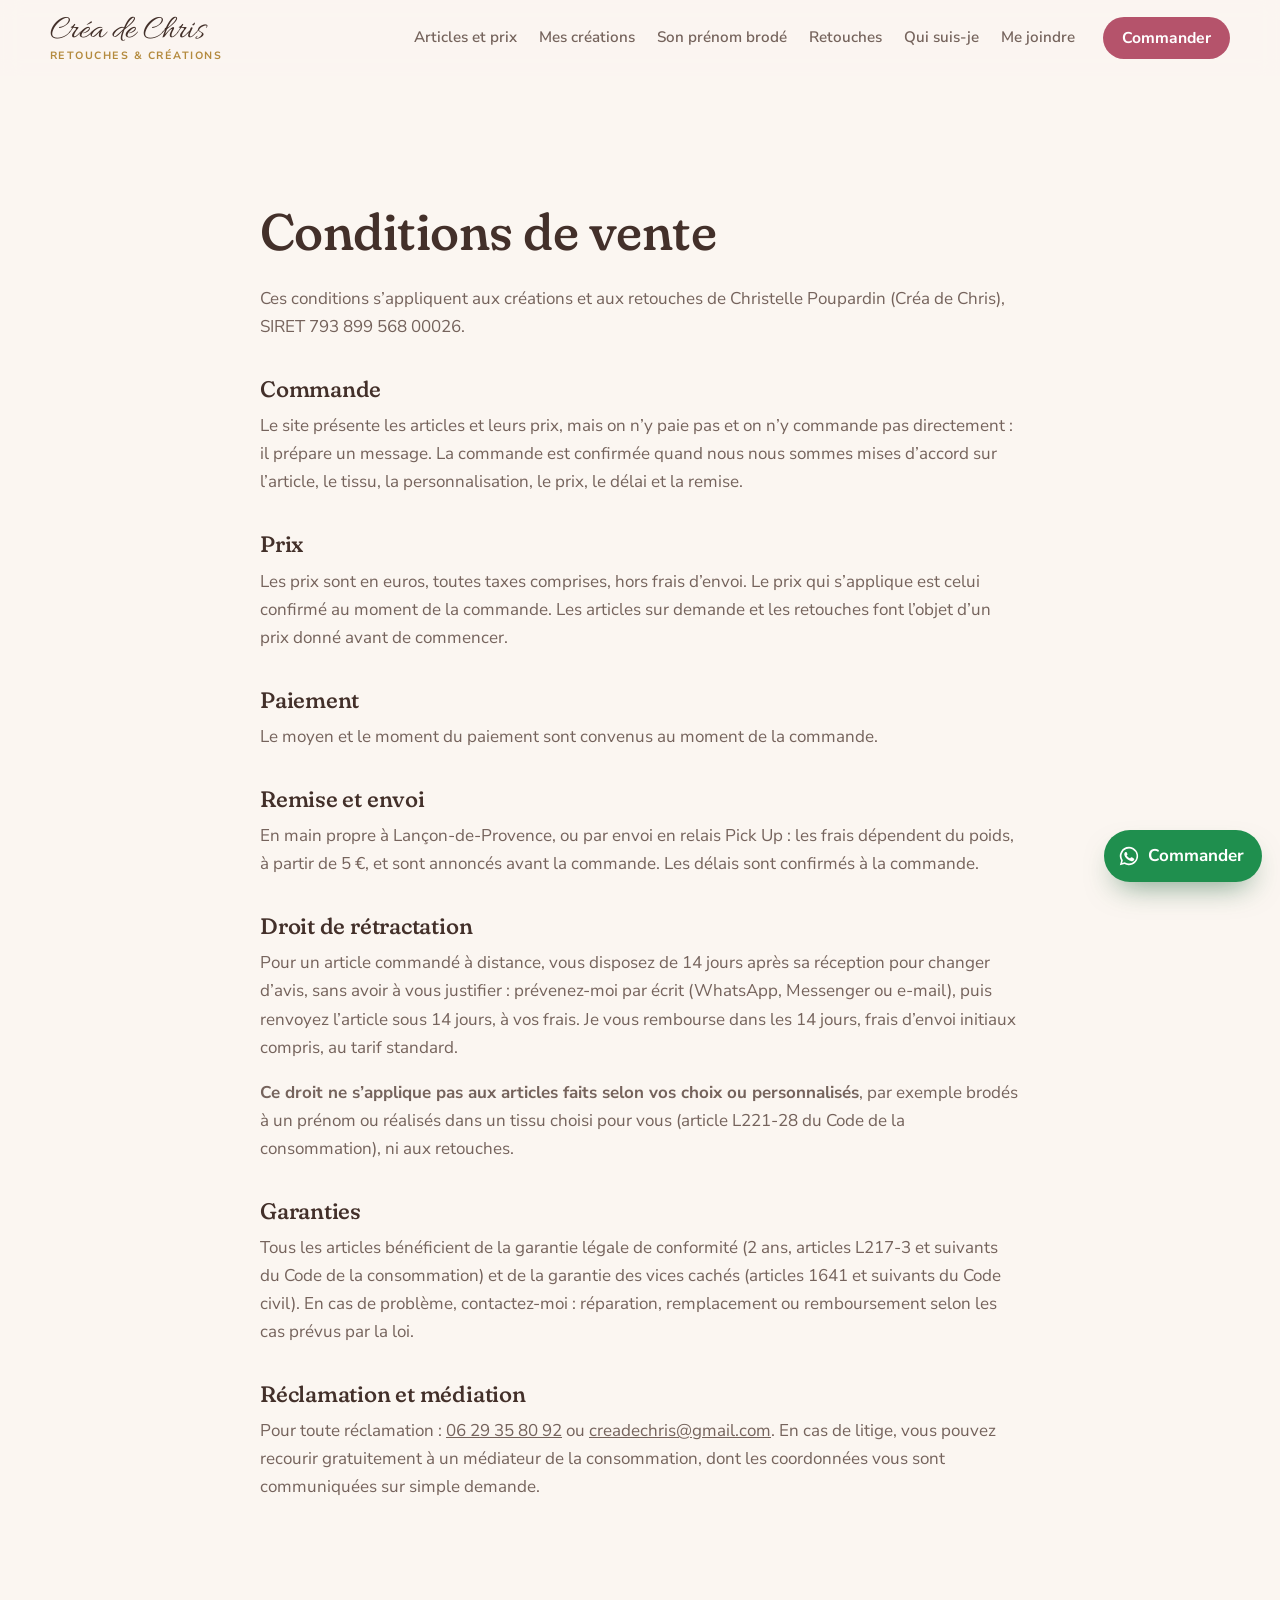
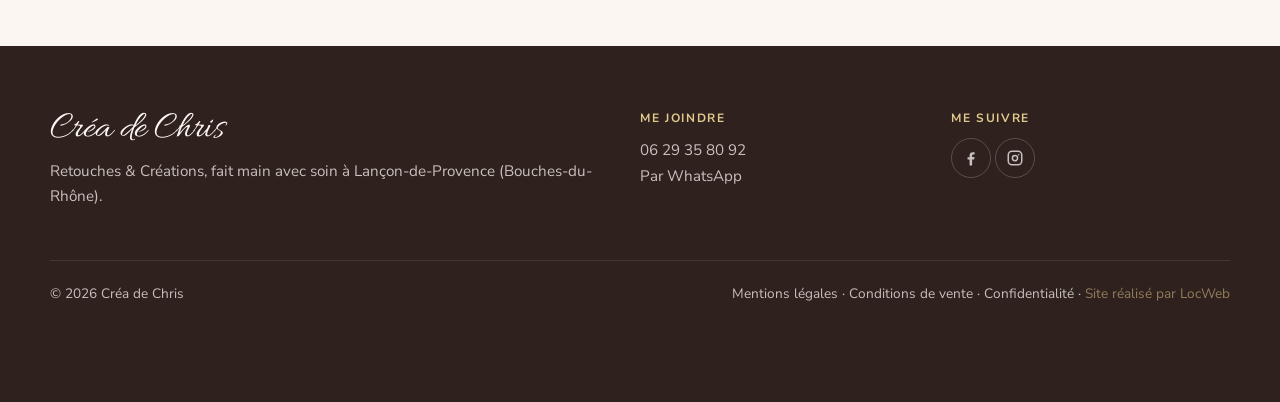
<file: conditions-de-vente/index.html>
<!doctype html>
<html lang="fr">
<head>
<meta charset="utf-8">
<meta name="viewport" content="width=device-width,initial-scale=1">
<script>document.documentElement.classList.add('js')</script>
<title>Conditions de vente — Créa de Chris</title>
<meta name="description" content="Conditions de vente des créations et retouches de Créa de Chris : commande, prix, envoi, rétractation et garanties.">
<link rel="canonical" href="https://www.creadechris.com/conditions-de-vente/">
<meta property="og:type" content="website">
<meta property="og:locale" content="fr_FR">
<meta property="og:site_name" content="Créa de Chris">
<meta property="og:title" content="Conditions de vente — Créa de Chris">
<meta property="og:description" content="Conditions de vente des créations et retouches de Créa de Chris : commande, prix, envoi, rétractation et garanties.">
<meta property="og:image" content="https://www.creadechris.com/photos/partage.jpg">
<meta name="theme-color" content="#fbf6f4">
<link rel="icon" href="data:image/svg+xml,%3Csvg xmlns='http://www.w3.org/2000/svg' viewBox='0 0 32 32'%3E%3Ccircle cx='16' cy='16' r='15' fill='%23f3d9d7' stroke='%23b48a3e' stroke-width='1.5' stroke-dasharray='3 2'/%3E%3Ctext x='16' y='22' font-size='16' text-anchor='middle' fill='%232e2b3f' font-family='Georgia' font-style='italic'%3EC%3C/text%3E%3C/svg%3E">
<link rel="preconnect" href="https://fonts.googleapis.com">
<link rel="preconnect" href="https://fonts.gstatic.com" crossorigin>
<link href="https://fonts.googleapis.com/css2?family=Fraunces:ital,opsz,wght,SOFT@0,9..144,400..600,100;1,9..144,400..600,100&family=Nunito+Sans:opsz,wght@6..12,400;6..12,600;6..12,700&family=Allura&family=Baloo+2:wght@600;700&display=swap" rel="stylesheet">
<link rel="stylesheet" href="../assets/style.css?v=14">
<script type="application/ld+json">{"@context":"https://schema.org","@graph":[{"@type":"LocalBusiness","@id":"https://www.creadechris.com/#entreprise","name":"Créa de Chris","alternateName":"Les Créas de Chris","description":"Articles bébé personnalisés et faits main à Lançon-de-Provence : gigoteuses, sacs à langer, doudous, bavoirs brodés au prénom. Retouches, créations sur mesure, broderie et flocage.","telephone":"+33629358092","slogan":"Fait main avec soin","url":"https://www.creadechris.com/","image":"https://www.creadechris.com/photos/partage.jpg","founder":{"@type":"Person","name":"Christelle Poupardin"},"address":{"@type":"PostalAddress","addressLocality":"Lançon-de-Provence","postalCode":"13680","addressRegion":"Provence-Alpes-Côte d’Azur","addressCountry":"FR"},"areaServed":[{"@type":"Place","name":"Lançon-de-Provence"},{"@type":"Place","name":"Salon-de-Provence"},{"@type":"Place","name":"Pélissanne"},{"@type":"Place","name":"La Fare-les-Oliviers"},{"@type":"Place","name":"Rognac"},{"@type":"Place","name":"Berre-l’Étang"},{"@type":"Place","name":"Bouches-du-Rhône"}],"sameAs":["https://www.facebook.com/christelle.poupardin.5","https://www.instagram.com/creadechris/"],"makesOffer":[{"@type":"Offer","price":25,"priceCurrency":"EUR","itemOffered":{"@type":"Product","name":"Peignoir"}},{"@type":"Offer","price":35,"priceCurrency":"EUR","itemOffered":{"@type":"Product","name":"Gigoteuse été"}},{"@type":"Offer","price":45,"priceCurrency":"EUR","itemOffered":{"@type":"Product","name":"Gigoteuse hiver"}},{"@type":"Offer","price":40,"priceCurrency":"EUR","itemOffered":{"@type":"Product","name":"Nid d’ange"}},{"@type":"Offer","price":65,"priceCurrency":"EUR","itemOffered":{"@type":"Product","name":"Sac à langer"}},{"@type":"Offer","price":45,"priceCurrency":"EUR","itemOffered":{"@type":"Product","name":"Couverture"}},{"@type":"Offer","price":22,"priceCurrency":"EUR","itemOffered":{"@type":"Product","name":"Doudou"}},{"@type":"Offer","price":28,"priceCurrency":"EUR","itemOffered":{"@type":"Product","name":"Kit naissance"}},{"@type":"Offer","price":25,"priceCurrency":"EUR","itemOffered":{"@type":"Product","name":"Sortie de bain"}},{"@type":"Offer","price":15.5,"priceCurrency":"EUR","itemOffered":{"@type":"Product","name":"Attache tétine"}},{"@type":"Offer","price":13.5,"priceCurrency":"EUR","itemOffered":{"@type":"Product","name":"Protège carnet"}},{"@type":"Offer","price":20,"priceCurrency":"EUR","itemOffered":{"@type":"Product","name":"10 lingettes + panier"}},{"@type":"Offer","price":15,"priceCurrency":"EUR","itemOffered":{"@type":"Product","name":"Housse matelas à langer"}},{"@type":"Offer","price":20,"priceCurrency":"EUR","itemOffered":{"@type":"Product","name":"Matelas nomade"}},{"@type":"Offer","price":7,"priceCurrency":"EUR","itemOffered":{"@type":"Product","name":"Bavoir"}},{"@type":"Offer","price":17,"priceCurrency":"EUR","itemOffered":{"@type":"Product","name":"Anti-bavouille (lot de 2)"}},{"@type":"Offer","price":45,"priceCurrency":"EUR","itemOffered":{"@type":"Product","name":"Couette lit bébé"}},{"@type":"Offer","price":125,"priceCurrency":"EUR","itemOffered":{"@type":"Product","name":"Couette lit enfant"}},{"@type":"Offer","price":45,"priceCurrency":"EUR","itemOffered":{"@type":"Product","name":"Sac à dos avec doudou"}},{"@type":"Offer","price":14,"priceCurrency":"EUR","itemOffered":{"@type":"Product","name":"Trousse de toilette"}},{"@type":"Offer","price":5,"priceCurrency":"EUR","itemOffered":{"@type":"Product","name":"Anneau de dentition"}},{"@type":"Offer","price":20,"priceCurrency":"EUR","itemOffered":{"@type":"Product","name":"Gilet du berger bébé"}},{"@type":"Offer","price":25,"priceCurrency":"EUR","itemOffered":{"@type":"Product","name":"Gilet du berger 2 à 6 ans"}},{"@type":"Offer","price":30,"priceCurrency":"EUR","itemOffered":{"@type":"Product","name":"Gilet du berger 6 à 14 ans"}},{"@type":"Offer","price":45,"priceCurrency":"EUR","itemOffered":{"@type":"Product","name":"Gilet du berger adulte"}},{"@type":"Offer","price":4.5,"priceCurrency":"EUR","itemOffered":{"@type":"Product","name":"Boule de Noël personnalisée"}},{"@type":"Offer","price":16,"priceCurrency":"EUR","itemOffered":{"@type":"Product","name":"Chaussette de Noël garnie"}},{"@type":"Offer","price":75,"priceCurrency":"EUR","itemOffered":{"@type":"Product","name":"Sac en jean et tissu"}}]}]}</script>
</head>
<body class="">
<a class="evitement" href="#contenu">Aller au contenu</a>

<header class="entete" data-entete>
  <div class="entete-in">
    <a class="marque" href="../" aria-label="Créa de Chris, accueil">
      <span class="marque-nom">Créa de Chris</span>
      <span class="marque-devise">Retouches &amp; Créations</span>
    </a>
    <nav class="nav" aria-label="Navigation principale">
      <a href="../#articles">Articles et prix</a>
      <a href="../#creations">Mes créations</a>
      <a href="../#prenom">Son prénom brodé</a>
      <a href="../#retouches">Retouches</a>
      <a href="../#chris">Qui suis-je</a>
      <a href="../#contact">Me joindre</a>
    </nav>
    <a class="bouton bouton-plein entete-cta" href="../#contact" data-commander="">Commander</a>
    <button class="burger" type="button" aria-expanded="false" aria-controls="menu-mobile" aria-label="Ouvrir le menu"><span></span><span></span></button>
  </div>
  <div class="menu-mobile" id="menu-mobile" hidden>
    <a href="../#articles">Articles et prix</a>
    <a href="../#creations">Mes créations</a>
    <a href="../#prenom">Son prénom brodé</a>
    <a href="../#retouches">Retouches</a>
    <a href="../#chris">Qui suis-je</a>
    <a href="../#contact">Me joindre</a>
    <a class="bouton bouton-plein" href="../#contact" data-commander="">Commander</a>
  </div>
</header>

<main id="contenu">

<section class="section"><div class="cadre etroit texte-riche">
  <h1>Conditions de vente</h1>
  <p>Ces conditions s’appliquent aux créations et aux retouches de Christelle Poupardin (Créa de Chris), SIRET 793 899 568 00026.</p>
  <h2>Commande</h2><p>Le site présente les articles et leurs prix, mais on n’y paie pas et on n’y commande pas directement : il prépare un message. La commande est confirmée quand nous nous sommes mises d’accord sur l’article, le tissu, la personnalisation, le prix, le délai et la remise.</p>
  <h2>Prix</h2><p>Les prix sont en euros, toutes taxes comprises, hors frais d’envoi. Le prix qui s’applique est celui confirmé au moment de la commande. Les articles sur demande et les retouches font l’objet d’un prix donné avant de commencer.</p>
  <h2>Paiement</h2><p>Le moyen et le moment du paiement sont convenus au moment de la commande.</p>
  <h2>Remise et envoi</h2><p>En main propre à Lançon-de-Provence, ou par envoi en relais Pick Up : les frais dépendent du poids, à partir de 5 €, et sont annoncés avant la commande. Les délais sont confirmés à la commande.</p>
  <h2>Droit de rétractation</h2><p>Pour un article commandé à distance, vous disposez de 14 jours après sa réception pour changer d’avis, sans avoir à vous justifier : prévenez-moi par écrit (WhatsApp, Messenger ou e-mail), puis renvoyez l’article sous 14 jours, à vos frais. Je vous rembourse dans les 14 jours, frais d’envoi initiaux compris, au tarif standard.</p>
  <p><b>Ce droit ne s’applique pas aux articles faits selon vos choix ou personnalisés</b>, par exemple brodés à un prénom ou réalisés dans un tissu choisi pour vous (article L221-28 du Code de la consommation), ni aux retouches.</p>
  <h2>Garanties</h2><p>Tous les articles bénéficient de la garantie légale de conformité (2 ans, articles L217-3 et suivants du Code de la consommation) et de la garantie des vices cachés (articles 1641 et suivants du Code civil). En cas de problème, contactez-moi : réparation, remplacement ou remboursement selon les cas prévus par la loi.</p>
  <h2>Réclamation et médiation</h2><p>Pour toute réclamation : <a href="tel:+33629358092">06 29 35 80 92</a> ou <a href="mailto:creadechris@gmail.com">creadechris@gmail.com</a>. En cas de litige, vous pouvez recourir gratuitement à un médiateur de la consommation, dont les coordonnées vous sont communiquées sur simple demande.</p>
</div></section>
</main>

<footer class="pied">
  <div class="cadre pied-haut">
    <div>
      <p class="pied-nom">Créa de Chris</p>
      <p>Retouches &amp; Créations, fait main avec soin à Lançon-de-Provence (Bouches-du-Rhône).</p>
    </div>
    <div>
      <h2 class="pied-titre">Me joindre</h2>
      <p><a href="tel:+33629358092">06 29 35 80 92</a><br><a href="https://wa.me/33629358092" target="_blank" rel="noopener">Par WhatsApp</a></p>
    </div>
    <div>
      <h2 class="pied-titre">Me suivre</h2>
      <p class="pied-reseaux"><a href="https://www.facebook.com/christelle.poupardin.5" target="_blank" rel="noopener" aria-label="Facebook"><svg viewBox="0 0 24 24" aria-hidden="true"><path d="M13.5 22v-8h2.7l.4-3.2h-3.1V8.8c0-.9.3-1.6 1.6-1.6h1.7V4.4c-.3 0-1.3-.1-2.5-.1-2.5 0-4.2 1.5-4.2 4.3v2.3H7.4V14h2.7v8z"/></svg></a> <a href="https://www.instagram.com/creadechris/" target="_blank" rel="noopener" aria-label="Instagram"><svg viewBox="0 0 24 24" aria-hidden="true"><path d="M8 2h8a6 6 0 0 1 6 6v8a6 6 0 0 1-6 6H8a6 6 0 0 1-6-6V8a6 6 0 0 1 6-6zm0 2a4 4 0 0 0-4 4v8a4 4 0 0 0 4 4h8a4 4 0 0 0 4-4V8a4 4 0 0 0-4-4zm4 3.5a4.5 4.5 0 1 1 0 9 4.5 4.5 0 0 1 0-9zm0 2a2.5 2.5 0 1 0 0 5 2.5 2.5 0 0 0 0-5zm5-3a1 1 0 1 1 0 2 1 1 0 0 1 0-2z"/></svg></a></p>
    </div>
  </div>
  <div class="cadre pied-bas">
    <span>© 2026 Créa de Chris</span>
    <span><a href="../mentions-legales/">Mentions légales</a> · <a href="../conditions-de-vente/">Conditions de vente</a> · <a href="../confidentialite/">Confidentialité</a> · <a class="lien-locweb" href="https://locweb.fr" target="_blank" rel="noopener">Site réalisé par LocWeb</a></span>
  </div>
</footer>

<a class="flottant" href="../#contact" data-commander="" aria-label="Commander sur WhatsApp"><svg viewBox="0 0 24 24" aria-hidden="true"><path d="M12 2a10 10 0 0 0-8.6 15.1L2 22l5-1.3A10 10 0 1 0 12 2zm0 18.2a8.2 8.2 0 0 1-4.2-1.2l-.3-.2-3 .8.8-2.9-.2-.3A8.2 8.2 0 1 1 12 20.2zm4.5-6.1c-.2-.1-1.5-.7-1.7-.8s-.4-.1-.6.1-.6.8-.8 1-.3.2-.5.1a6.7 6.7 0 0 1-3.3-2.9c-.3-.4.2-.4.7-1.3.1-.2 0-.3 0-.4l-.8-1.8c-.2-.5-.4-.4-.6-.4h-.5a1 1 0 0 0-.7.3 3 3 0 0 0-.9 2.2 5.2 5.2 0 0 0 1.1 2.8 11.8 11.8 0 0 0 4.6 4c1.7.7 2.4.8 3.2.7a2.8 2.8 0 0 0 1.8-1.3 2.3 2.3 0 0 0 .2-1.3c-.1-.1-.3-.2-.5-.3z"/></svg><span>Commander</span></a>

<dialog class="fenetre" data-fenetre aria-labelledby="fenetre-titre">
  <form class="formulaire" data-commande data-wa="33629358092">
    <button class="fenetre-fermer" type="button" data-fermer aria-label="Fermer">×</button>
    <p class="surtitre"><svg viewBox="0 0 24 24" aria-hidden="true"><path d="M12 2a10 10 0 0 0-8.6 15.1L2 22l5-1.3A10 10 0 1 0 12 2zm0 18.2a8.2 8.2 0 0 1-4.2-1.2l-.3-.2-3 .8.8-2.9-.2-.3A8.2 8.2 0 1 1 12 20.2zm4.5-6.1c-.2-.1-1.5-.7-1.7-.8s-.4-.1-.6.1-.6.8-.8 1-.3.2-.5.1a6.7 6.7 0 0 1-3.3-2.9c-.3-.4.2-.4.7-1.3.1-.2 0-.3 0-.4l-.8-1.8c-.2-.5-.4-.4-.6-.4h-.5a1 1 0 0 0-.7.3 3 3 0 0 0-.9 2.2 5.2 5.2 0 0 0 1.1 2.8 11.8 11.8 0 0 0 4.6 4c1.7.7 2.4.8 3.2.7a2.8 2.8 0 0 0 1.8-1.3 2.3 2.3 0 0 0 .2-1.3c-.1-.1-.3-.2-.5-.3z"/></svg> Commander sur WhatsApp</p>
    <h2 id="fenetre-titre">Votre demande, <em>prête à envoyer</em></h2>
    <label class="champ"><span>Ce que vous voulez</span>
      <select name="modele" data-commande-modele required>
        <option value="">Choisissez…</option>
        <optgroup data-produits label="Les indispensables"><option value="peignoir">Peignoir (25 €)</option><option value="gigoteuse-ete">Gigoteuse été (35 €)</option><option value="gigoteuse-hiver">Gigoteuse hiver (45 €)</option><option value="nid-d-ange">Nid d’ange (40 €)</option><option value="sac-a-langer">Sac à langer (65 €)</option><option value="couverture">Couverture (45 €)</option></optgroup><optgroup data-produits label="Idées cadeaux"><option value="doudou">Doudou (22 €)</option><option value="kit-naissance">Kit naissance (28 €)</option><option value="sortie-de-bain">Sortie de bain (25 €)</option><option value="attache-tetine">Attache tétine (15,50 €)</option><option value="protege-carnet">Protège carnet (13,50 €)</option></optgroup><optgroup data-produits label="Pratique au quotidien"><option value="lingettes">10 lingettes + panier (20 €)</option><option value="housse-matelas">Housse matelas à langer (15 €)</option><option value="matelas-nomade">Matelas nomade (20 €)</option><option value="bavoir">Bavoir (7 €)</option><option value="anti-bavouille">Anti-bavouille (lot de 2) (17 €)</option></optgroup><optgroup data-produits label="Dodo et crèche"><option value="couette-bebe">Couette lit bébé (45 €)</option><option value="couette-enfant">Couette lit enfant (125 €)</option><option value="set-creche">Sac à dos avec doudou (45 €)</option><option value="trousse">Trousse de toilette (14 €)</option><option value="anneau">Anneau de dentition (5 €)</option></optgroup><optgroup data-produits label="Gilet du berger"><option value="gilet-bebe">Gilet du berger bébé (20 €)</option><option value="gilet-2-6">Gilet du berger 2 à 6 ans (25 €)</option><option value="gilet-6-14">Gilet du berger 6 à 14 ans (30 €)</option><option value="gilet-adulte">Gilet du berger adulte (45 €)</option></optgroup><optgroup data-produits label="Noël et sacs"><option value="boule-noel">Boule de Noël personnalisée (4,50 €)</option><option value="chaussettes-noel">Chaussette de Noël garnie (16 €)</option><option value="sac-femme">Sac en jean et tissu (75 €)</option></optgroup>
        <optgroup data-produits label="Sur demande"><option value="pilou">Pilou pilou enfant</option><option value="vetements-ete">Vêtements d’été</option><option value="pinces">Pinces à cheveux</option><option value="chouchous">Chouchous</option><option value="bandeaux">Bandeaux</option><option value="snoods">Snoods</option></optgroup>
        <optgroup label="Retouches et sur mesure"><option value="retouche">Une retouche</option><option value="sur-mesure">Une création sur mesure</option><option value="flocage">Une broderie ou un flocage</option><option value="deco">De la décoration textile</option></optgroup>
        <option value="autre">Autre chose</option>
      </select>
    </label>
    <div class="deux">
      <label class="champ"><span>Prénom à broder</span><input type="text" name="prenom" maxlength="20" data-commande-prenom></label>
      <label class="champ"><span>Pour quand ?</span><input type="text" name="quand" placeholder="ex. Noël"></label>
    </div>
    <label class="champ"><span>Tissu, couleurs, votre idée…</span><textarea name="details" rows="3" data-commande-details></textarea></label>
    <label class="champ"><span>Votre prénom</span><input type="text" name="nom" autocomplete="given-name"></label>
    <label class="champ"><span>Pour la récupérer</span><select name="remise"><option>En main propre à Lançon-de-Provence</option><option>En relais Pick Up</option></select></label>
    <label class="coche"><input type="checkbox" name="premiere"><span>C’est ma première commande (−5 %)</span></label>
    <button class="bouton bouton-wa" type="submit"><svg viewBox="0 0 24 24" aria-hidden="true"><path d="M12 2a10 10 0 0 0-8.6 15.1L2 22l5-1.3A10 10 0 1 0 12 2zm0 18.2a8.2 8.2 0 0 1-4.2-1.2l-.3-.2-3 .8.8-2.9-.2-.3A8.2 8.2 0 1 1 12 20.2zm4.5-6.1c-.2-.1-1.5-.7-1.7-.8s-.4-.1-.6.1-.6.8-.8 1-.3.2-.5.1a6.7 6.7 0 0 1-3.3-2.9c-.3-.4.2-.4.7-1.3.1-.2 0-.3 0-.4l-.8-1.8c-.2-.5-.4-.4-.6-.4h-.5a1 1 0 0 0-.7.3 3 3 0 0 0-.9 2.2 5.2 5.2 0 0 0 1.1 2.8 11.8 11.8 0 0 0 4.6 4c1.7.7 2.4.8 3.2.7a2.8 2.8 0 0 0 1.8-1.3 2.3 2.3 0 0 0 .2-1.3c-.1-.1-.3-.2-.5-.3z"/></svg> Envoyer sur WhatsApp</button>
    <p class="fenetre-note">WhatsApp s’ouvre avec votre message déjà écrit : vous n’avez plus qu’à appuyer sur envoyer. Rien n’est engagé : je vous réponds pour les tissus et le délai.</p>
  </form>
</dialog>

<script>
  window.LOCWEB_CONFIG = {
    supabaseUrl: 'https://ibqawtgnucakzdldnitj.supabase.co',
    supabaseAnonKey: 'sb_publishable_rpLrUo4Cqnfl8zSohDqO0A_Q5Vkj2Hk',
    clientId: 'a7eb4483-8df3-46c5-8c00-0b18945eabc2',
    ga4Id: ''
  };
</script>
<script src="../mesure.js" defer></script>
<script src="../assets/site.js?v=14" defer></script>
<script src="../assets/contenu.js?v=14" defer></script>
</body>
</html>
</file>
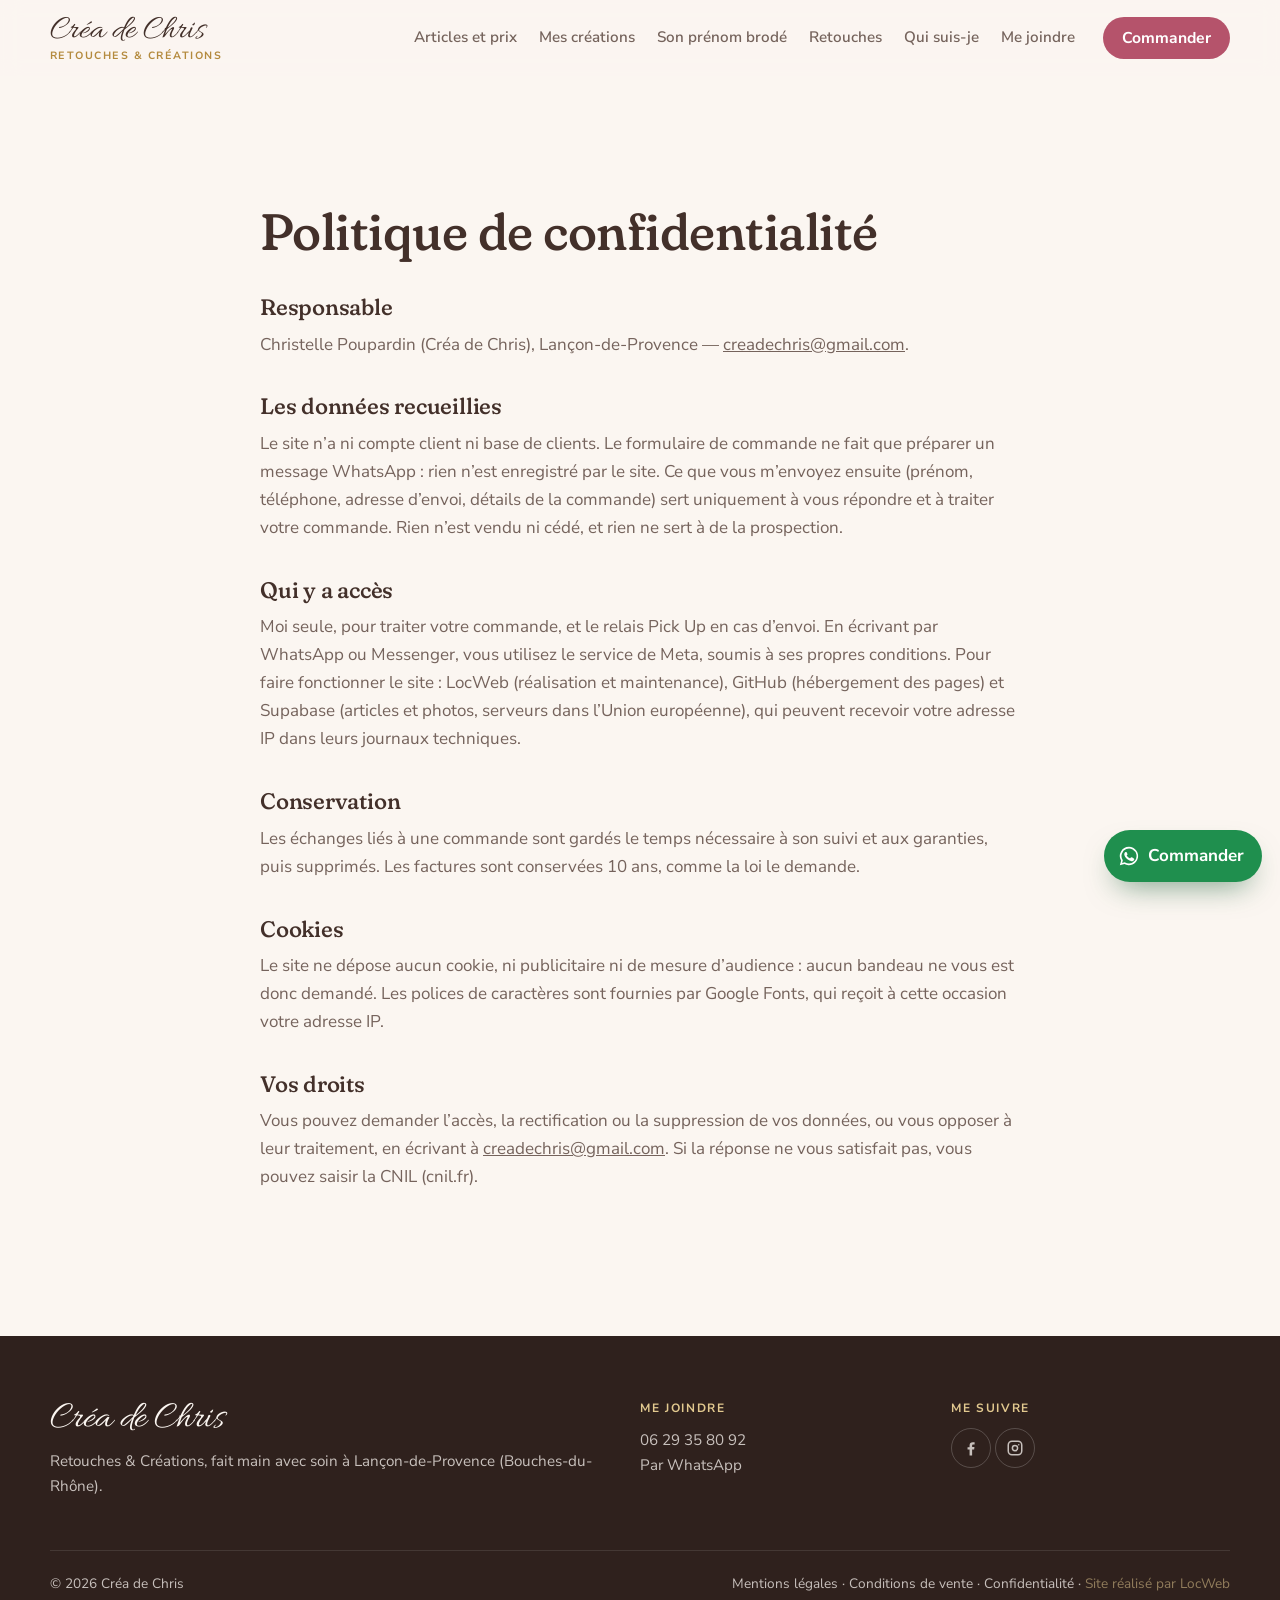
<file: confidentialite/index.html>
<!doctype html>
<html lang="fr">
<head>
<meta charset="utf-8">
<meta name="viewport" content="width=device-width,initial-scale=1">
<script>document.documentElement.classList.add('js')</script>
<title>Politique de confidentialité — Créa de Chris</title>
<meta name="description" content="Comment Créa de Chris traite les données transmises via son site.">
<link rel="canonical" href="https://www.creadechris.com/confidentialite/">
<meta property="og:type" content="website">
<meta property="og:locale" content="fr_FR">
<meta property="og:site_name" content="Créa de Chris">
<meta property="og:title" content="Politique de confidentialité — Créa de Chris">
<meta property="og:description" content="Comment Créa de Chris traite les données transmises via son site.">
<meta property="og:image" content="https://www.creadechris.com/photos/partage.jpg">
<meta name="theme-color" content="#fbf6f4">
<link rel="icon" href="data:image/svg+xml,%3Csvg xmlns='http://www.w3.org/2000/svg' viewBox='0 0 32 32'%3E%3Ccircle cx='16' cy='16' r='15' fill='%23f3d9d7' stroke='%23b48a3e' stroke-width='1.5' stroke-dasharray='3 2'/%3E%3Ctext x='16' y='22' font-size='16' text-anchor='middle' fill='%232e2b3f' font-family='Georgia' font-style='italic'%3EC%3C/text%3E%3C/svg%3E">
<link rel="preconnect" href="https://fonts.googleapis.com">
<link rel="preconnect" href="https://fonts.gstatic.com" crossorigin>
<link href="https://fonts.googleapis.com/css2?family=Fraunces:ital,opsz,wght,SOFT@0,9..144,400..600,100;1,9..144,400..600,100&family=Nunito+Sans:opsz,wght@6..12,400;6..12,600;6..12,700&family=Allura&family=Baloo+2:wght@600;700&display=swap" rel="stylesheet">
<link rel="stylesheet" href="../assets/style.css?v=14">
<script type="application/ld+json">{"@context":"https://schema.org","@graph":[{"@type":"LocalBusiness","@id":"https://www.creadechris.com/#entreprise","name":"Créa de Chris","alternateName":"Les Créas de Chris","description":"Articles bébé personnalisés et faits main à Lançon-de-Provence : gigoteuses, sacs à langer, doudous, bavoirs brodés au prénom. Retouches, créations sur mesure, broderie et flocage.","telephone":"+33629358092","slogan":"Fait main avec soin","url":"https://www.creadechris.com/","image":"https://www.creadechris.com/photos/partage.jpg","founder":{"@type":"Person","name":"Christelle Poupardin"},"address":{"@type":"PostalAddress","addressLocality":"Lançon-de-Provence","postalCode":"13680","addressRegion":"Provence-Alpes-Côte d’Azur","addressCountry":"FR"},"areaServed":[{"@type":"Place","name":"Lançon-de-Provence"},{"@type":"Place","name":"Salon-de-Provence"},{"@type":"Place","name":"Pélissanne"},{"@type":"Place","name":"La Fare-les-Oliviers"},{"@type":"Place","name":"Rognac"},{"@type":"Place","name":"Berre-l’Étang"},{"@type":"Place","name":"Bouches-du-Rhône"}],"sameAs":["https://www.facebook.com/christelle.poupardin.5","https://www.instagram.com/creadechris/"],"makesOffer":[{"@type":"Offer","price":25,"priceCurrency":"EUR","itemOffered":{"@type":"Product","name":"Peignoir"}},{"@type":"Offer","price":35,"priceCurrency":"EUR","itemOffered":{"@type":"Product","name":"Gigoteuse été"}},{"@type":"Offer","price":45,"priceCurrency":"EUR","itemOffered":{"@type":"Product","name":"Gigoteuse hiver"}},{"@type":"Offer","price":40,"priceCurrency":"EUR","itemOffered":{"@type":"Product","name":"Nid d’ange"}},{"@type":"Offer","price":65,"priceCurrency":"EUR","itemOffered":{"@type":"Product","name":"Sac à langer"}},{"@type":"Offer","price":45,"priceCurrency":"EUR","itemOffered":{"@type":"Product","name":"Couverture"}},{"@type":"Offer","price":22,"priceCurrency":"EUR","itemOffered":{"@type":"Product","name":"Doudou"}},{"@type":"Offer","price":28,"priceCurrency":"EUR","itemOffered":{"@type":"Product","name":"Kit naissance"}},{"@type":"Offer","price":25,"priceCurrency":"EUR","itemOffered":{"@type":"Product","name":"Sortie de bain"}},{"@type":"Offer","price":15.5,"priceCurrency":"EUR","itemOffered":{"@type":"Product","name":"Attache tétine"}},{"@type":"Offer","price":13.5,"priceCurrency":"EUR","itemOffered":{"@type":"Product","name":"Protège carnet"}},{"@type":"Offer","price":20,"priceCurrency":"EUR","itemOffered":{"@type":"Product","name":"10 lingettes + panier"}},{"@type":"Offer","price":15,"priceCurrency":"EUR","itemOffered":{"@type":"Product","name":"Housse matelas à langer"}},{"@type":"Offer","price":20,"priceCurrency":"EUR","itemOffered":{"@type":"Product","name":"Matelas nomade"}},{"@type":"Offer","price":7,"priceCurrency":"EUR","itemOffered":{"@type":"Product","name":"Bavoir"}},{"@type":"Offer","price":17,"priceCurrency":"EUR","itemOffered":{"@type":"Product","name":"Anti-bavouille (lot de 2)"}},{"@type":"Offer","price":45,"priceCurrency":"EUR","itemOffered":{"@type":"Product","name":"Couette lit bébé"}},{"@type":"Offer","price":125,"priceCurrency":"EUR","itemOffered":{"@type":"Product","name":"Couette lit enfant"}},{"@type":"Offer","price":45,"priceCurrency":"EUR","itemOffered":{"@type":"Product","name":"Sac à dos avec doudou"}},{"@type":"Offer","price":14,"priceCurrency":"EUR","itemOffered":{"@type":"Product","name":"Trousse de toilette"}},{"@type":"Offer","price":5,"priceCurrency":"EUR","itemOffered":{"@type":"Product","name":"Anneau de dentition"}},{"@type":"Offer","price":20,"priceCurrency":"EUR","itemOffered":{"@type":"Product","name":"Gilet du berger bébé"}},{"@type":"Offer","price":25,"priceCurrency":"EUR","itemOffered":{"@type":"Product","name":"Gilet du berger 2 à 6 ans"}},{"@type":"Offer","price":30,"priceCurrency":"EUR","itemOffered":{"@type":"Product","name":"Gilet du berger 6 à 14 ans"}},{"@type":"Offer","price":45,"priceCurrency":"EUR","itemOffered":{"@type":"Product","name":"Gilet du berger adulte"}},{"@type":"Offer","price":4.5,"priceCurrency":"EUR","itemOffered":{"@type":"Product","name":"Boule de Noël personnalisée"}},{"@type":"Offer","price":16,"priceCurrency":"EUR","itemOffered":{"@type":"Product","name":"Chaussette de Noël garnie"}},{"@type":"Offer","price":75,"priceCurrency":"EUR","itemOffered":{"@type":"Product","name":"Sac en jean et tissu"}}]}]}</script>
</head>
<body class="">
<a class="evitement" href="#contenu">Aller au contenu</a>

<header class="entete" data-entete>
  <div class="entete-in">
    <a class="marque" href="../" aria-label="Créa de Chris, accueil">
      <span class="marque-nom">Créa de Chris</span>
      <span class="marque-devise">Retouches &amp; Créations</span>
    </a>
    <nav class="nav" aria-label="Navigation principale">
      <a href="../#articles">Articles et prix</a>
      <a href="../#creations">Mes créations</a>
      <a href="../#prenom">Son prénom brodé</a>
      <a href="../#retouches">Retouches</a>
      <a href="../#chris">Qui suis-je</a>
      <a href="../#contact">Me joindre</a>
    </nav>
    <a class="bouton bouton-plein entete-cta" href="../#contact" data-commander="">Commander</a>
    <button class="burger" type="button" aria-expanded="false" aria-controls="menu-mobile" aria-label="Ouvrir le menu"><span></span><span></span></button>
  </div>
  <div class="menu-mobile" id="menu-mobile" hidden>
    <a href="../#articles">Articles et prix</a>
    <a href="../#creations">Mes créations</a>
    <a href="../#prenom">Son prénom brodé</a>
    <a href="../#retouches">Retouches</a>
    <a href="../#chris">Qui suis-je</a>
    <a href="../#contact">Me joindre</a>
    <a class="bouton bouton-plein" href="../#contact" data-commander="">Commander</a>
  </div>
</header>

<main id="contenu">

<section class="section"><div class="cadre etroit texte-riche">
  <h1>Politique de confidentialité</h1>
  <h2>Responsable</h2><p>Christelle Poupardin (Créa de Chris), Lançon-de-Provence — <a href="mailto:creadechris@gmail.com">creadechris@gmail.com</a>.</p>
  <h2>Les données recueillies</h2><p>Le site n’a ni compte client ni base de clients. Le formulaire de commande ne fait que préparer un message WhatsApp : rien n’est enregistré par le site. Ce que vous m’envoyez ensuite (prénom, téléphone, adresse d’envoi, détails de la commande) sert uniquement à vous répondre et à traiter votre commande. Rien n’est vendu ni cédé, et rien ne sert à de la prospection.</p>
  <h2>Qui y a accès</h2><p>Moi seule, pour traiter votre commande, et le relais Pick Up en cas d’envoi. En écrivant par WhatsApp ou Messenger, vous utilisez le service de Meta, soumis à ses propres conditions. Pour faire fonctionner le site : LocWeb (réalisation et maintenance), GitHub (hébergement des pages) et Supabase (articles et photos, serveurs dans l’Union européenne), qui peuvent recevoir votre adresse IP dans leurs journaux techniques.</p>
  <h2>Conservation</h2><p>Les échanges liés à une commande sont gardés le temps nécessaire à son suivi et aux garanties, puis supprimés. Les factures sont conservées 10 ans, comme la loi le demande.</p>
  <h2>Cookies</h2><p>Le site ne dépose aucun cookie, ni publicitaire ni de mesure d’audience : aucun bandeau ne vous est donc demandé. Les polices de caractères sont fournies par Google Fonts, qui reçoit à cette occasion votre adresse IP.</p>
  <h2>Vos droits</h2><p>Vous pouvez demander l’accès, la rectification ou la suppression de vos données, ou vous opposer à leur traitement, en écrivant à <a href="mailto:creadechris@gmail.com">creadechris@gmail.com</a>. Si la réponse ne vous satisfait pas, vous pouvez saisir la CNIL (cnil.fr).</p>
</div></section>
</main>

<footer class="pied">
  <div class="cadre pied-haut">
    <div>
      <p class="pied-nom">Créa de Chris</p>
      <p>Retouches &amp; Créations, fait main avec soin à Lançon-de-Provence (Bouches-du-Rhône).</p>
    </div>
    <div>
      <h2 class="pied-titre">Me joindre</h2>
      <p><a href="tel:+33629358092">06 29 35 80 92</a><br><a href="https://wa.me/33629358092" target="_blank" rel="noopener">Par WhatsApp</a></p>
    </div>
    <div>
      <h2 class="pied-titre">Me suivre</h2>
      <p class="pied-reseaux"><a href="https://www.facebook.com/christelle.poupardin.5" target="_blank" rel="noopener" aria-label="Facebook"><svg viewBox="0 0 24 24" aria-hidden="true"><path d="M13.5 22v-8h2.7l.4-3.2h-3.1V8.8c0-.9.3-1.6 1.6-1.6h1.7V4.4c-.3 0-1.3-.1-2.5-.1-2.5 0-4.2 1.5-4.2 4.3v2.3H7.4V14h2.7v8z"/></svg></a> <a href="https://www.instagram.com/creadechris/" target="_blank" rel="noopener" aria-label="Instagram"><svg viewBox="0 0 24 24" aria-hidden="true"><path d="M8 2h8a6 6 0 0 1 6 6v8a6 6 0 0 1-6 6H8a6 6 0 0 1-6-6V8a6 6 0 0 1 6-6zm0 2a4 4 0 0 0-4 4v8a4 4 0 0 0 4 4h8a4 4 0 0 0 4-4V8a4 4 0 0 0-4-4zm4 3.5a4.5 4.5 0 1 1 0 9 4.5 4.5 0 0 1 0-9zm0 2a2.5 2.5 0 1 0 0 5 2.5 2.5 0 0 0 0-5zm5-3a1 1 0 1 1 0 2 1 1 0 0 1 0-2z"/></svg></a></p>
    </div>
  </div>
  <div class="cadre pied-bas">
    <span>© 2026 Créa de Chris</span>
    <span><a href="../mentions-legales/">Mentions légales</a> · <a href="../conditions-de-vente/">Conditions de vente</a> · <a href="../confidentialite/">Confidentialité</a> · <a class="lien-locweb" href="https://locweb.fr" target="_blank" rel="noopener">Site réalisé par LocWeb</a></span>
  </div>
</footer>

<a class="flottant" href="../#contact" data-commander="" aria-label="Commander sur WhatsApp"><svg viewBox="0 0 24 24" aria-hidden="true"><path d="M12 2a10 10 0 0 0-8.6 15.1L2 22l5-1.3A10 10 0 1 0 12 2zm0 18.2a8.2 8.2 0 0 1-4.2-1.2l-.3-.2-3 .8.8-2.9-.2-.3A8.2 8.2 0 1 1 12 20.2zm4.5-6.1c-.2-.1-1.5-.7-1.7-.8s-.4-.1-.6.1-.6.8-.8 1-.3.2-.5.1a6.7 6.7 0 0 1-3.3-2.9c-.3-.4.2-.4.7-1.3.1-.2 0-.3 0-.4l-.8-1.8c-.2-.5-.4-.4-.6-.4h-.5a1 1 0 0 0-.7.3 3 3 0 0 0-.9 2.2 5.2 5.2 0 0 0 1.1 2.8 11.8 11.8 0 0 0 4.6 4c1.7.7 2.4.8 3.2.7a2.8 2.8 0 0 0 1.8-1.3 2.3 2.3 0 0 0 .2-1.3c-.1-.1-.3-.2-.5-.3z"/></svg><span>Commander</span></a>

<dialog class="fenetre" data-fenetre aria-labelledby="fenetre-titre">
  <form class="formulaire" data-commande data-wa="33629358092">
    <button class="fenetre-fermer" type="button" data-fermer aria-label="Fermer">×</button>
    <p class="surtitre"><svg viewBox="0 0 24 24" aria-hidden="true"><path d="M12 2a10 10 0 0 0-8.6 15.1L2 22l5-1.3A10 10 0 1 0 12 2zm0 18.2a8.2 8.2 0 0 1-4.2-1.2l-.3-.2-3 .8.8-2.9-.2-.3A8.2 8.2 0 1 1 12 20.2zm4.5-6.1c-.2-.1-1.5-.7-1.7-.8s-.4-.1-.6.1-.6.8-.8 1-.3.2-.5.1a6.7 6.7 0 0 1-3.3-2.9c-.3-.4.2-.4.7-1.3.1-.2 0-.3 0-.4l-.8-1.8c-.2-.5-.4-.4-.6-.4h-.5a1 1 0 0 0-.7.3 3 3 0 0 0-.9 2.2 5.2 5.2 0 0 0 1.1 2.8 11.8 11.8 0 0 0 4.6 4c1.7.7 2.4.8 3.2.7a2.8 2.8 0 0 0 1.8-1.3 2.3 2.3 0 0 0 .2-1.3c-.1-.1-.3-.2-.5-.3z"/></svg> Commander sur WhatsApp</p>
    <h2 id="fenetre-titre">Votre demande, <em>prête à envoyer</em></h2>
    <label class="champ"><span>Ce que vous voulez</span>
      <select name="modele" data-commande-modele required>
        <option value="">Choisissez…</option>
        <optgroup data-produits label="Les indispensables"><option value="peignoir">Peignoir (25 €)</option><option value="gigoteuse-ete">Gigoteuse été (35 €)</option><option value="gigoteuse-hiver">Gigoteuse hiver (45 €)</option><option value="nid-d-ange">Nid d’ange (40 €)</option><option value="sac-a-langer">Sac à langer (65 €)</option><option value="couverture">Couverture (45 €)</option></optgroup><optgroup data-produits label="Idées cadeaux"><option value="doudou">Doudou (22 €)</option><option value="kit-naissance">Kit naissance (28 €)</option><option value="sortie-de-bain">Sortie de bain (25 €)</option><option value="attache-tetine">Attache tétine (15,50 €)</option><option value="protege-carnet">Protège carnet (13,50 €)</option></optgroup><optgroup data-produits label="Pratique au quotidien"><option value="lingettes">10 lingettes + panier (20 €)</option><option value="housse-matelas">Housse matelas à langer (15 €)</option><option value="matelas-nomade">Matelas nomade (20 €)</option><option value="bavoir">Bavoir (7 €)</option><option value="anti-bavouille">Anti-bavouille (lot de 2) (17 €)</option></optgroup><optgroup data-produits label="Dodo et crèche"><option value="couette-bebe">Couette lit bébé (45 €)</option><option value="couette-enfant">Couette lit enfant (125 €)</option><option value="set-creche">Sac à dos avec doudou (45 €)</option><option value="trousse">Trousse de toilette (14 €)</option><option value="anneau">Anneau de dentition (5 €)</option></optgroup><optgroup data-produits label="Gilet du berger"><option value="gilet-bebe">Gilet du berger bébé (20 €)</option><option value="gilet-2-6">Gilet du berger 2 à 6 ans (25 €)</option><option value="gilet-6-14">Gilet du berger 6 à 14 ans (30 €)</option><option value="gilet-adulte">Gilet du berger adulte (45 €)</option></optgroup><optgroup data-produits label="Noël et sacs"><option value="boule-noel">Boule de Noël personnalisée (4,50 €)</option><option value="chaussettes-noel">Chaussette de Noël garnie (16 €)</option><option value="sac-femme">Sac en jean et tissu (75 €)</option></optgroup>
        <optgroup data-produits label="Sur demande"><option value="pilou">Pilou pilou enfant</option><option value="vetements-ete">Vêtements d’été</option><option value="pinces">Pinces à cheveux</option><option value="chouchous">Chouchous</option><option value="bandeaux">Bandeaux</option><option value="snoods">Snoods</option></optgroup>
        <optgroup label="Retouches et sur mesure"><option value="retouche">Une retouche</option><option value="sur-mesure">Une création sur mesure</option><option value="flocage">Une broderie ou un flocage</option><option value="deco">De la décoration textile</option></optgroup>
        <option value="autre">Autre chose</option>
      </select>
    </label>
    <div class="deux">
      <label class="champ"><span>Prénom à broder</span><input type="text" name="prenom" maxlength="20" data-commande-prenom></label>
      <label class="champ"><span>Pour quand ?</span><input type="text" name="quand" placeholder="ex. Noël"></label>
    </div>
    <label class="champ"><span>Tissu, couleurs, votre idée…</span><textarea name="details" rows="3" data-commande-details></textarea></label>
    <label class="champ"><span>Votre prénom</span><input type="text" name="nom" autocomplete="given-name"></label>
    <label class="champ"><span>Pour la récupérer</span><select name="remise"><option>En main propre à Lançon-de-Provence</option><option>En relais Pick Up</option></select></label>
    <label class="coche"><input type="checkbox" name="premiere"><span>C’est ma première commande (−5 %)</span></label>
    <button class="bouton bouton-wa" type="submit"><svg viewBox="0 0 24 24" aria-hidden="true"><path d="M12 2a10 10 0 0 0-8.6 15.1L2 22l5-1.3A10 10 0 1 0 12 2zm0 18.2a8.2 8.2 0 0 1-4.2-1.2l-.3-.2-3 .8.8-2.9-.2-.3A8.2 8.2 0 1 1 12 20.2zm4.5-6.1c-.2-.1-1.5-.7-1.7-.8s-.4-.1-.6.1-.6.8-.8 1-.3.2-.5.1a6.7 6.7 0 0 1-3.3-2.9c-.3-.4.2-.4.7-1.3.1-.2 0-.3 0-.4l-.8-1.8c-.2-.5-.4-.4-.6-.4h-.5a1 1 0 0 0-.7.3 3 3 0 0 0-.9 2.2 5.2 5.2 0 0 0 1.1 2.8 11.8 11.8 0 0 0 4.6 4c1.7.7 2.4.8 3.2.7a2.8 2.8 0 0 0 1.8-1.3 2.3 2.3 0 0 0 .2-1.3c-.1-.1-.3-.2-.5-.3z"/></svg> Envoyer sur WhatsApp</button>
    <p class="fenetre-note">WhatsApp s’ouvre avec votre message déjà écrit : vous n’avez plus qu’à appuyer sur envoyer. Rien n’est engagé : je vous réponds pour les tissus et le délai.</p>
  </form>
</dialog>

<script>
  window.LOCWEB_CONFIG = {
    supabaseUrl: 'https://ibqawtgnucakzdldnitj.supabase.co',
    supabaseAnonKey: 'sb_publishable_rpLrUo4Cqnfl8zSohDqO0A_Q5Vkj2Hk',
    clientId: 'a7eb4483-8df3-46c5-8c00-0b18945eabc2',
    ga4Id: ''
  };
</script>
<script src="../mesure.js" defer></script>
<script src="../assets/site.js?v=14" defer></script>
<script src="../assets/contenu.js?v=14" defer></script>
</body>
</html>
</file>
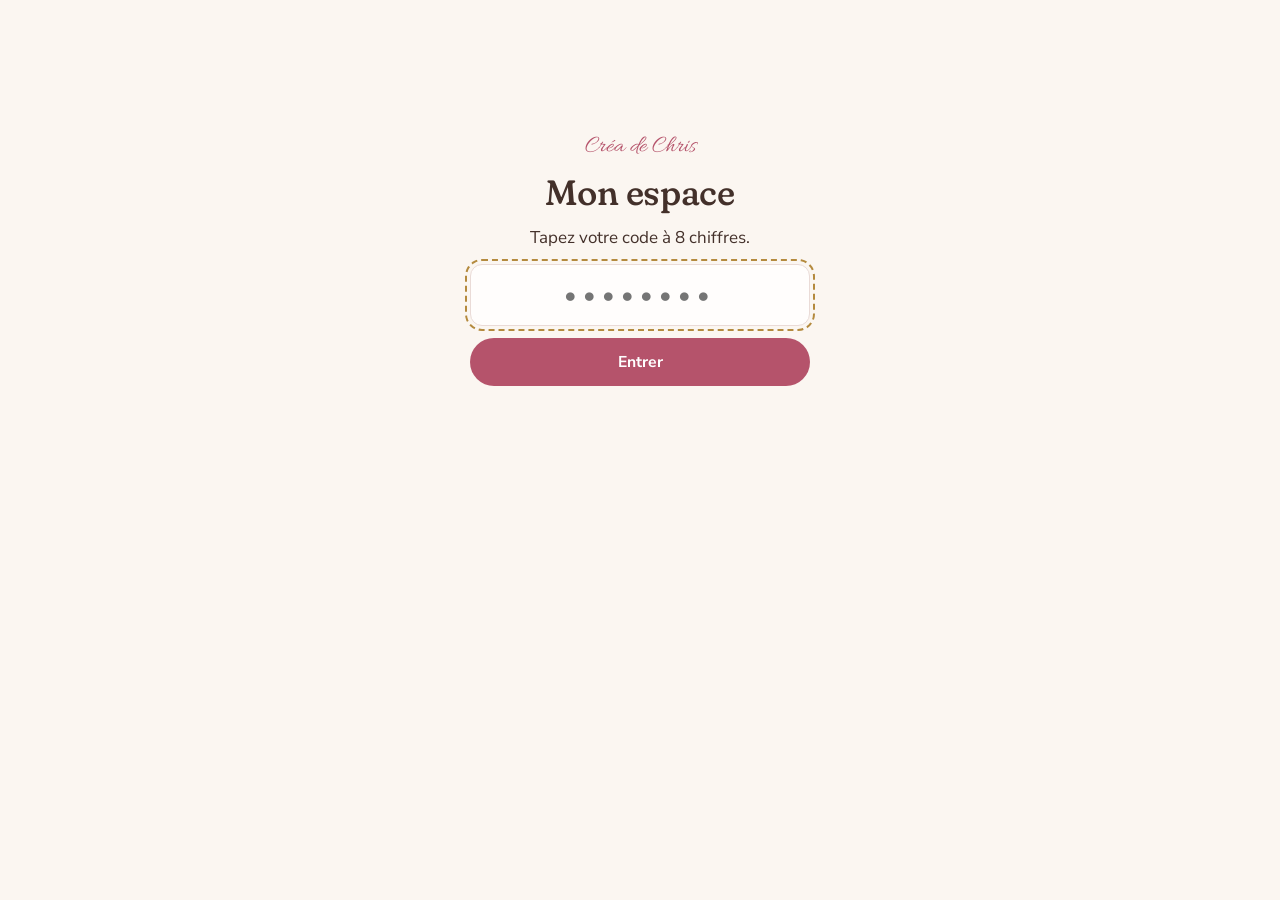
<file: espace/index.html>
<!doctype html>
<html lang="fr"><head><meta charset="utf-8"><meta name="viewport" content="width=device-width, initial-scale=1">
<meta name="robots" content="noindex,nofollow"><title>Mon espace — Créa de Chris</title>
<meta name="theme-color" content="#fbf6f1">
<link rel="preconnect" href="https://fonts.googleapis.com">
<link rel="preconnect" href="https://fonts.gstatic.com" crossorigin>
<link href="https://fonts.googleapis.com/css2?family=Fraunces:ital,opsz,wght,SOFT@0,9..144,400..600,100;1,9..144,400..600,100&family=Nunito+Sans:opsz,wght@6..12,400;6..12,600;6..12,700&family=Allura&family=Baloo+2:wght@600;700&display=swap" rel="stylesheet">
<link rel="stylesheet" href="../assets/style.css?v=14"><link rel="stylesheet" href="../assets/espace.css?v=14">
</head><body>
<main class="espace" id="app"></main>
<script>window.LOCWEB_CONFIG = { supabaseUrl: 'https://ibqawtgnucakzdldnitj.supabase.co' };</script>
<script src="../assets/espace.js?v=14" defer></script>
</body></html>
</file>
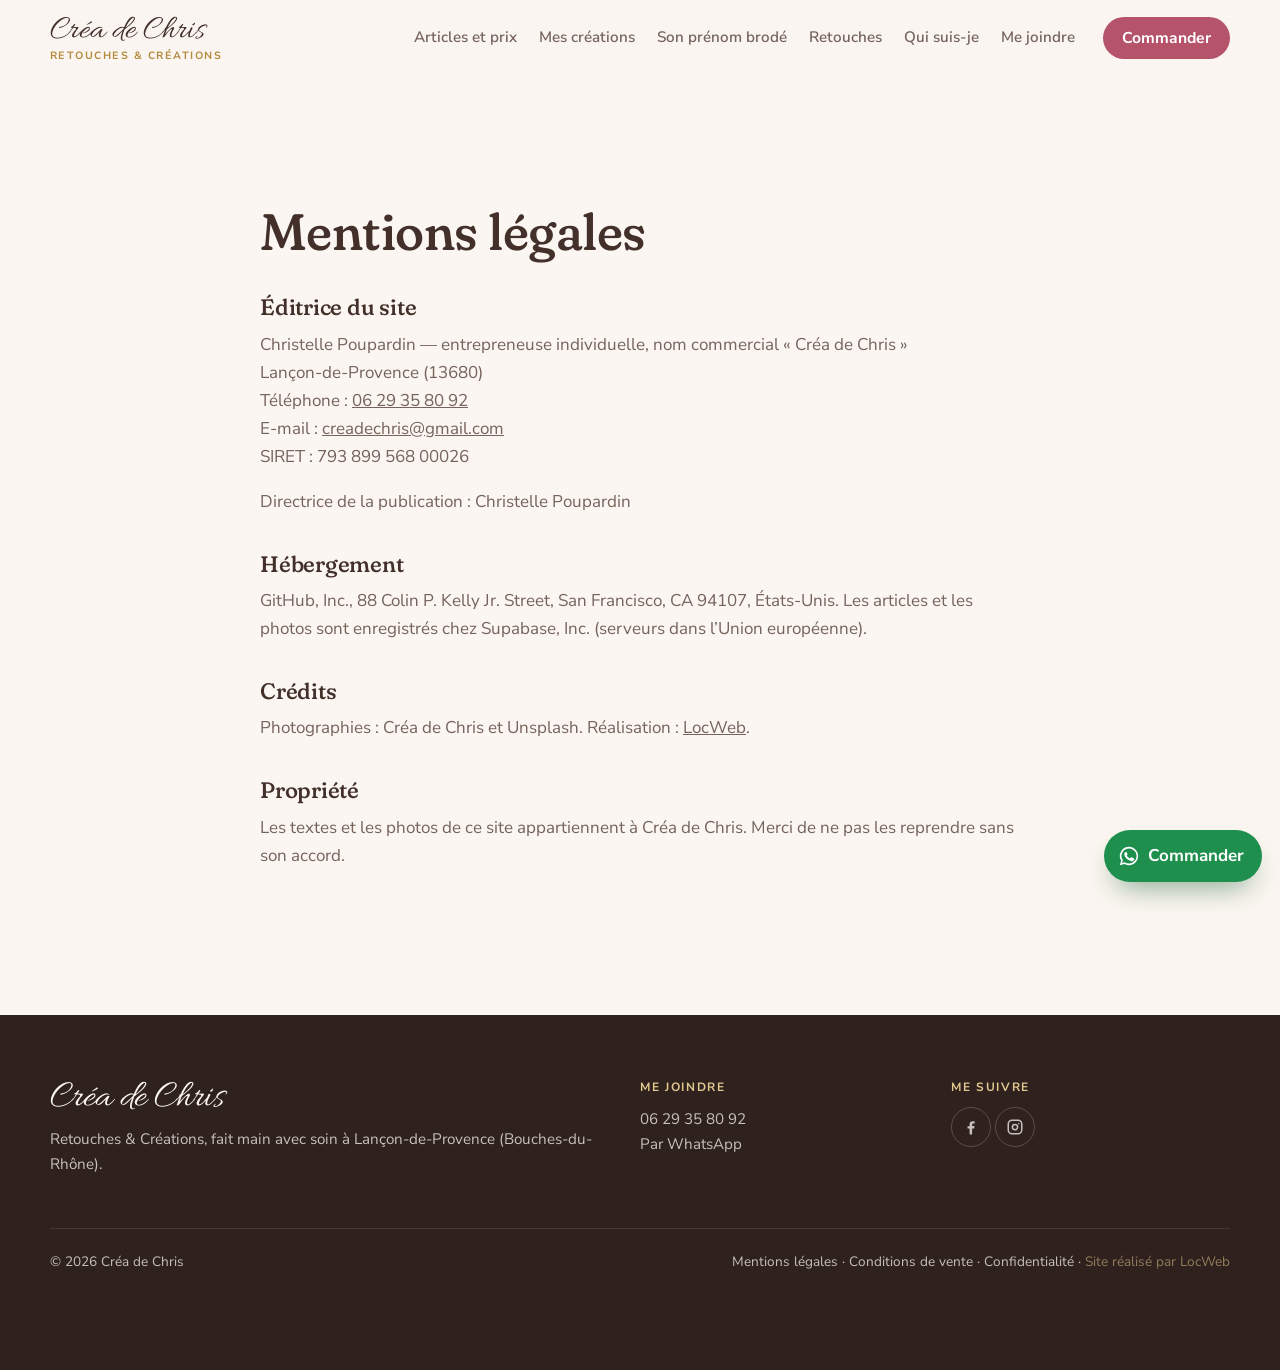
<file: mentions-legales/index.html>
<!doctype html>
<html lang="fr">
<head>
<meta charset="utf-8">
<meta name="viewport" content="width=device-width,initial-scale=1">
<script>document.documentElement.classList.add('js')</script>
<title>Mentions légales — Créa de Chris</title>
<meta name="description" content="Mentions légales du site Créa de Chris.">
<link rel="canonical" href="https://www.creadechris.com/mentions-legales/">
<meta property="og:type" content="website">
<meta property="og:locale" content="fr_FR">
<meta property="og:site_name" content="Créa de Chris">
<meta property="og:title" content="Mentions légales — Créa de Chris">
<meta property="og:description" content="Mentions légales du site Créa de Chris.">
<meta property="og:image" content="https://www.creadechris.com/photos/partage.jpg">
<meta name="theme-color" content="#fbf6f4">
<link rel="icon" href="data:image/svg+xml,%3Csvg xmlns='http://www.w3.org/2000/svg' viewBox='0 0 32 32'%3E%3Ccircle cx='16' cy='16' r='15' fill='%23f3d9d7' stroke='%23b48a3e' stroke-width='1.5' stroke-dasharray='3 2'/%3E%3Ctext x='16' y='22' font-size='16' text-anchor='middle' fill='%232e2b3f' font-family='Georgia' font-style='italic'%3EC%3C/text%3E%3C/svg%3E">
<link rel="preconnect" href="https://fonts.googleapis.com">
<link rel="preconnect" href="https://fonts.gstatic.com" crossorigin>
<link href="https://fonts.googleapis.com/css2?family=Fraunces:ital,opsz,wght,SOFT@0,9..144,400..600,100;1,9..144,400..600,100&family=Nunito+Sans:opsz,wght@6..12,400;6..12,600;6..12,700&family=Allura&family=Baloo+2:wght@600;700&display=swap" rel="stylesheet">
<link rel="stylesheet" href="../assets/style.css?v=14">
<script type="application/ld+json">{"@context":"https://schema.org","@graph":[{"@type":"LocalBusiness","@id":"https://www.creadechris.com/#entreprise","name":"Créa de Chris","alternateName":"Les Créas de Chris","description":"Articles bébé personnalisés et faits main à Lançon-de-Provence : gigoteuses, sacs à langer, doudous, bavoirs brodés au prénom. Retouches, créations sur mesure, broderie et flocage.","telephone":"+33629358092","slogan":"Fait main avec soin","url":"https://www.creadechris.com/","image":"https://www.creadechris.com/photos/partage.jpg","founder":{"@type":"Person","name":"Christelle Poupardin"},"address":{"@type":"PostalAddress","addressLocality":"Lançon-de-Provence","postalCode":"13680","addressRegion":"Provence-Alpes-Côte d’Azur","addressCountry":"FR"},"areaServed":[{"@type":"Place","name":"Lançon-de-Provence"},{"@type":"Place","name":"Salon-de-Provence"},{"@type":"Place","name":"Pélissanne"},{"@type":"Place","name":"La Fare-les-Oliviers"},{"@type":"Place","name":"Rognac"},{"@type":"Place","name":"Berre-l’Étang"},{"@type":"Place","name":"Bouches-du-Rhône"}],"sameAs":["https://www.facebook.com/christelle.poupardin.5","https://www.instagram.com/creadechris/"],"makesOffer":[{"@type":"Offer","price":25,"priceCurrency":"EUR","itemOffered":{"@type":"Product","name":"Peignoir"}},{"@type":"Offer","price":35,"priceCurrency":"EUR","itemOffered":{"@type":"Product","name":"Gigoteuse été"}},{"@type":"Offer","price":45,"priceCurrency":"EUR","itemOffered":{"@type":"Product","name":"Gigoteuse hiver"}},{"@type":"Offer","price":40,"priceCurrency":"EUR","itemOffered":{"@type":"Product","name":"Nid d’ange"}},{"@type":"Offer","price":65,"priceCurrency":"EUR","itemOffered":{"@type":"Product","name":"Sac à langer"}},{"@type":"Offer","price":45,"priceCurrency":"EUR","itemOffered":{"@type":"Product","name":"Couverture"}},{"@type":"Offer","price":22,"priceCurrency":"EUR","itemOffered":{"@type":"Product","name":"Doudou"}},{"@type":"Offer","price":28,"priceCurrency":"EUR","itemOffered":{"@type":"Product","name":"Kit naissance"}},{"@type":"Offer","price":25,"priceCurrency":"EUR","itemOffered":{"@type":"Product","name":"Sortie de bain"}},{"@type":"Offer","price":15.5,"priceCurrency":"EUR","itemOffered":{"@type":"Product","name":"Attache tétine"}},{"@type":"Offer","price":13.5,"priceCurrency":"EUR","itemOffered":{"@type":"Product","name":"Protège carnet"}},{"@type":"Offer","price":20,"priceCurrency":"EUR","itemOffered":{"@type":"Product","name":"10 lingettes + panier"}},{"@type":"Offer","price":15,"priceCurrency":"EUR","itemOffered":{"@type":"Product","name":"Housse matelas à langer"}},{"@type":"Offer","price":20,"priceCurrency":"EUR","itemOffered":{"@type":"Product","name":"Matelas nomade"}},{"@type":"Offer","price":7,"priceCurrency":"EUR","itemOffered":{"@type":"Product","name":"Bavoir"}},{"@type":"Offer","price":17,"priceCurrency":"EUR","itemOffered":{"@type":"Product","name":"Anti-bavouille (lot de 2)"}},{"@type":"Offer","price":45,"priceCurrency":"EUR","itemOffered":{"@type":"Product","name":"Couette lit bébé"}},{"@type":"Offer","price":125,"priceCurrency":"EUR","itemOffered":{"@type":"Product","name":"Couette lit enfant"}},{"@type":"Offer","price":45,"priceCurrency":"EUR","itemOffered":{"@type":"Product","name":"Sac à dos avec doudou"}},{"@type":"Offer","price":14,"priceCurrency":"EUR","itemOffered":{"@type":"Product","name":"Trousse de toilette"}},{"@type":"Offer","price":5,"priceCurrency":"EUR","itemOffered":{"@type":"Product","name":"Anneau de dentition"}},{"@type":"Offer","price":20,"priceCurrency":"EUR","itemOffered":{"@type":"Product","name":"Gilet du berger bébé"}},{"@type":"Offer","price":25,"priceCurrency":"EUR","itemOffered":{"@type":"Product","name":"Gilet du berger 2 à 6 ans"}},{"@type":"Offer","price":30,"priceCurrency":"EUR","itemOffered":{"@type":"Product","name":"Gilet du berger 6 à 14 ans"}},{"@type":"Offer","price":45,"priceCurrency":"EUR","itemOffered":{"@type":"Product","name":"Gilet du berger adulte"}},{"@type":"Offer","price":4.5,"priceCurrency":"EUR","itemOffered":{"@type":"Product","name":"Boule de Noël personnalisée"}},{"@type":"Offer","price":16,"priceCurrency":"EUR","itemOffered":{"@type":"Product","name":"Chaussette de Noël garnie"}},{"@type":"Offer","price":75,"priceCurrency":"EUR","itemOffered":{"@type":"Product","name":"Sac en jean et tissu"}}]}]}</script>
</head>
<body class="">
<a class="evitement" href="#contenu">Aller au contenu</a>

<header class="entete" data-entete>
  <div class="entete-in">
    <a class="marque" href="../" aria-label="Créa de Chris, accueil">
      <span class="marque-nom">Créa de Chris</span>
      <span class="marque-devise">Retouches &amp; Créations</span>
    </a>
    <nav class="nav" aria-label="Navigation principale">
      <a href="../#articles">Articles et prix</a>
      <a href="../#creations">Mes créations</a>
      <a href="../#prenom">Son prénom brodé</a>
      <a href="../#retouches">Retouches</a>
      <a href="../#chris">Qui suis-je</a>
      <a href="../#contact">Me joindre</a>
    </nav>
    <a class="bouton bouton-plein entete-cta" href="../#contact" data-commander="">Commander</a>
    <button class="burger" type="button" aria-expanded="false" aria-controls="menu-mobile" aria-label="Ouvrir le menu"><span></span><span></span></button>
  </div>
  <div class="menu-mobile" id="menu-mobile" hidden>
    <a href="../#articles">Articles et prix</a>
    <a href="../#creations">Mes créations</a>
    <a href="../#prenom">Son prénom brodé</a>
    <a href="../#retouches">Retouches</a>
    <a href="../#chris">Qui suis-je</a>
    <a href="../#contact">Me joindre</a>
    <a class="bouton bouton-plein" href="../#contact" data-commander="">Commander</a>
  </div>
</header>

<main id="contenu">

<section class="section"><div class="cadre etroit texte-riche">
  <h1>Mentions légales</h1>
  <h2>Éditrice du site</h2>
  <p>Christelle Poupardin — entrepreneuse individuelle, nom commercial « Créa de Chris »<br>Lançon-de-Provence (13680)<br>Téléphone : <a href="tel:+33629358092">06 29 35 80 92</a><br>E-mail : <a href="mailto:creadechris@gmail.com">creadechris@gmail.com</a><br>SIRET : 793 899 568 00026</p>
  <p>Directrice de la publication : Christelle Poupardin</p>
  <h2>Hébergement</h2><p>GitHub, Inc., 88 Colin P. Kelly Jr. Street, San Francisco, CA 94107, États-Unis. Les articles et les photos sont enregistrés chez Supabase, Inc. (serveurs dans l’Union européenne).</p>
  <h2>Crédits</h2><p>Photographies : Créa de Chris et Unsplash. Réalisation : <a href="https://locweb.fr" target="_blank" rel="noopener">LocWeb</a>.</p>
  <h2>Propriété</h2><p>Les textes et les photos de ce site appartiennent à Créa de Chris. Merci de ne pas les reprendre sans son accord.</p>
</div></section>
</main>

<footer class="pied">
  <div class="cadre pied-haut">
    <div>
      <p class="pied-nom">Créa de Chris</p>
      <p>Retouches &amp; Créations, fait main avec soin à Lançon-de-Provence (Bouches-du-Rhône).</p>
    </div>
    <div>
      <h2 class="pied-titre">Me joindre</h2>
      <p><a href="tel:+33629358092">06 29 35 80 92</a><br><a href="https://wa.me/33629358092" target="_blank" rel="noopener">Par WhatsApp</a></p>
    </div>
    <div>
      <h2 class="pied-titre">Me suivre</h2>
      <p class="pied-reseaux"><a href="https://www.facebook.com/christelle.poupardin.5" target="_blank" rel="noopener" aria-label="Facebook"><svg viewBox="0 0 24 24" aria-hidden="true"><path d="M13.5 22v-8h2.7l.4-3.2h-3.1V8.8c0-.9.3-1.6 1.6-1.6h1.7V4.4c-.3 0-1.3-.1-2.5-.1-2.5 0-4.2 1.5-4.2 4.3v2.3H7.4V14h2.7v8z"/></svg></a> <a href="https://www.instagram.com/creadechris/" target="_blank" rel="noopener" aria-label="Instagram"><svg viewBox="0 0 24 24" aria-hidden="true"><path d="M8 2h8a6 6 0 0 1 6 6v8a6 6 0 0 1-6 6H8a6 6 0 0 1-6-6V8a6 6 0 0 1 6-6zm0 2a4 4 0 0 0-4 4v8a4 4 0 0 0 4 4h8a4 4 0 0 0 4-4V8a4 4 0 0 0-4-4zm4 3.5a4.5 4.5 0 1 1 0 9 4.5 4.5 0 0 1 0-9zm0 2a2.5 2.5 0 1 0 0 5 2.5 2.5 0 0 0 0-5zm5-3a1 1 0 1 1 0 2 1 1 0 0 1 0-2z"/></svg></a></p>
    </div>
  </div>
  <div class="cadre pied-bas">
    <span>© 2026 Créa de Chris</span>
    <span><a href="../mentions-legales/">Mentions légales</a> · <a href="../conditions-de-vente/">Conditions de vente</a> · <a href="../confidentialite/">Confidentialité</a> · <a class="lien-locweb" href="https://locweb.fr" target="_blank" rel="noopener">Site réalisé par LocWeb</a></span>
  </div>
</footer>

<a class="flottant" href="../#contact" data-commander="" aria-label="Commander sur WhatsApp"><svg viewBox="0 0 24 24" aria-hidden="true"><path d="M12 2a10 10 0 0 0-8.6 15.1L2 22l5-1.3A10 10 0 1 0 12 2zm0 18.2a8.2 8.2 0 0 1-4.2-1.2l-.3-.2-3 .8.8-2.9-.2-.3A8.2 8.2 0 1 1 12 20.2zm4.5-6.1c-.2-.1-1.5-.7-1.7-.8s-.4-.1-.6.1-.6.8-.8 1-.3.2-.5.1a6.7 6.7 0 0 1-3.3-2.9c-.3-.4.2-.4.7-1.3.1-.2 0-.3 0-.4l-.8-1.8c-.2-.5-.4-.4-.6-.4h-.5a1 1 0 0 0-.7.3 3 3 0 0 0-.9 2.2 5.2 5.2 0 0 0 1.1 2.8 11.8 11.8 0 0 0 4.6 4c1.7.7 2.4.8 3.2.7a2.8 2.8 0 0 0 1.8-1.3 2.3 2.3 0 0 0 .2-1.3c-.1-.1-.3-.2-.5-.3z"/></svg><span>Commander</span></a>

<dialog class="fenetre" data-fenetre aria-labelledby="fenetre-titre">
  <form class="formulaire" data-commande data-wa="33629358092">
    <button class="fenetre-fermer" type="button" data-fermer aria-label="Fermer">×</button>
    <p class="surtitre"><svg viewBox="0 0 24 24" aria-hidden="true"><path d="M12 2a10 10 0 0 0-8.6 15.1L2 22l5-1.3A10 10 0 1 0 12 2zm0 18.2a8.2 8.2 0 0 1-4.2-1.2l-.3-.2-3 .8.8-2.9-.2-.3A8.2 8.2 0 1 1 12 20.2zm4.5-6.1c-.2-.1-1.5-.7-1.7-.8s-.4-.1-.6.1-.6.8-.8 1-.3.2-.5.1a6.7 6.7 0 0 1-3.3-2.9c-.3-.4.2-.4.7-1.3.1-.2 0-.3 0-.4l-.8-1.8c-.2-.5-.4-.4-.6-.4h-.5a1 1 0 0 0-.7.3 3 3 0 0 0-.9 2.2 5.2 5.2 0 0 0 1.1 2.8 11.8 11.8 0 0 0 4.6 4c1.7.7 2.4.8 3.2.7a2.8 2.8 0 0 0 1.8-1.3 2.3 2.3 0 0 0 .2-1.3c-.1-.1-.3-.2-.5-.3z"/></svg> Commander sur WhatsApp</p>
    <h2 id="fenetre-titre">Votre demande, <em>prête à envoyer</em></h2>
    <label class="champ"><span>Ce que vous voulez</span>
      <select name="modele" data-commande-modele required>
        <option value="">Choisissez…</option>
        <optgroup data-produits label="Les indispensables"><option value="peignoir">Peignoir (25 €)</option><option value="gigoteuse-ete">Gigoteuse été (35 €)</option><option value="gigoteuse-hiver">Gigoteuse hiver (45 €)</option><option value="nid-d-ange">Nid d’ange (40 €)</option><option value="sac-a-langer">Sac à langer (65 €)</option><option value="couverture">Couverture (45 €)</option></optgroup><optgroup data-produits label="Idées cadeaux"><option value="doudou">Doudou (22 €)</option><option value="kit-naissance">Kit naissance (28 €)</option><option value="sortie-de-bain">Sortie de bain (25 €)</option><option value="attache-tetine">Attache tétine (15,50 €)</option><option value="protege-carnet">Protège carnet (13,50 €)</option></optgroup><optgroup data-produits label="Pratique au quotidien"><option value="lingettes">10 lingettes + panier (20 €)</option><option value="housse-matelas">Housse matelas à langer (15 €)</option><option value="matelas-nomade">Matelas nomade (20 €)</option><option value="bavoir">Bavoir (7 €)</option><option value="anti-bavouille">Anti-bavouille (lot de 2) (17 €)</option></optgroup><optgroup data-produits label="Dodo et crèche"><option value="couette-bebe">Couette lit bébé (45 €)</option><option value="couette-enfant">Couette lit enfant (125 €)</option><option value="set-creche">Sac à dos avec doudou (45 €)</option><option value="trousse">Trousse de toilette (14 €)</option><option value="anneau">Anneau de dentition (5 €)</option></optgroup><optgroup data-produits label="Gilet du berger"><option value="gilet-bebe">Gilet du berger bébé (20 €)</option><option value="gilet-2-6">Gilet du berger 2 à 6 ans (25 €)</option><option value="gilet-6-14">Gilet du berger 6 à 14 ans (30 €)</option><option value="gilet-adulte">Gilet du berger adulte (45 €)</option></optgroup><optgroup data-produits label="Noël et sacs"><option value="boule-noel">Boule de Noël personnalisée (4,50 €)</option><option value="chaussettes-noel">Chaussette de Noël garnie (16 €)</option><option value="sac-femme">Sac en jean et tissu (75 €)</option></optgroup>
        <optgroup data-produits label="Sur demande"><option value="pilou">Pilou pilou enfant</option><option value="vetements-ete">Vêtements d’été</option><option value="pinces">Pinces à cheveux</option><option value="chouchous">Chouchous</option><option value="bandeaux">Bandeaux</option><option value="snoods">Snoods</option></optgroup>
        <optgroup label="Retouches et sur mesure"><option value="retouche">Une retouche</option><option value="sur-mesure">Une création sur mesure</option><option value="flocage">Une broderie ou un flocage</option><option value="deco">De la décoration textile</option></optgroup>
        <option value="autre">Autre chose</option>
      </select>
    </label>
    <div class="deux">
      <label class="champ"><span>Prénom à broder</span><input type="text" name="prenom" maxlength="20" data-commande-prenom></label>
      <label class="champ"><span>Pour quand ?</span><input type="text" name="quand" placeholder="ex. Noël"></label>
    </div>
    <label class="champ"><span>Tissu, couleurs, votre idée…</span><textarea name="details" rows="3" data-commande-details></textarea></label>
    <label class="champ"><span>Votre prénom</span><input type="text" name="nom" autocomplete="given-name"></label>
    <label class="champ"><span>Pour la récupérer</span><select name="remise"><option>En main propre à Lançon-de-Provence</option><option>En relais Pick Up</option></select></label>
    <label class="coche"><input type="checkbox" name="premiere"><span>C’est ma première commande (−5 %)</span></label>
    <button class="bouton bouton-wa" type="submit"><svg viewBox="0 0 24 24" aria-hidden="true"><path d="M12 2a10 10 0 0 0-8.6 15.1L2 22l5-1.3A10 10 0 1 0 12 2zm0 18.2a8.2 8.2 0 0 1-4.2-1.2l-.3-.2-3 .8.8-2.9-.2-.3A8.2 8.2 0 1 1 12 20.2zm4.5-6.1c-.2-.1-1.5-.7-1.7-.8s-.4-.1-.6.1-.6.8-.8 1-.3.2-.5.1a6.7 6.7 0 0 1-3.3-2.9c-.3-.4.2-.4.7-1.3.1-.2 0-.3 0-.4l-.8-1.8c-.2-.5-.4-.4-.6-.4h-.5a1 1 0 0 0-.7.3 3 3 0 0 0-.9 2.2 5.2 5.2 0 0 0 1.1 2.8 11.8 11.8 0 0 0 4.6 4c1.7.7 2.4.8 3.2.7a2.8 2.8 0 0 0 1.8-1.3 2.3 2.3 0 0 0 .2-1.3c-.1-.1-.3-.2-.5-.3z"/></svg> Envoyer sur WhatsApp</button>
    <p class="fenetre-note">WhatsApp s’ouvre avec votre message déjà écrit : vous n’avez plus qu’à appuyer sur envoyer. Rien n’est engagé : je vous réponds pour les tissus et le délai.</p>
  </form>
</dialog>

<script>
  window.LOCWEB_CONFIG = {
    supabaseUrl: 'https://ibqawtgnucakzdldnitj.supabase.co',
    supabaseAnonKey: 'sb_publishable_rpLrUo4Cqnfl8zSohDqO0A_Q5Vkj2Hk',
    clientId: 'a7eb4483-8df3-46c5-8c00-0b18945eabc2',
    ga4Id: ''
  };
</script>
<script src="../mesure.js" defer></script>
<script src="../assets/site.js?v=14" defer></script>
<script src="../assets/contenu.js?v=14" defer></script>
</body>
</html>
</file>
<file: assets/style.css>
/* Créa de Chris — LocWeb, 2026-11-02.
   Les couleurs de sa carte et de ses flyers : rose poudré, beige, brun chaud, fil doré. */
:root {
  --papier: #fbf6f1;
  --poudre: #f4e1de;
  --rose: #b5536b;
  --rose-fonce: #96405a;
  --encre: #43302a;
  --or: #b48a3e;
  --or-clair: #e2c98f;
  --gris: #75635c;
  --ligne: #eadbd7;
  --blanc: #fffdfc;
  --rayon: 18px;
  --ombre: 0 18px 40px -22px rgba(67, 48, 42, .35);
  --t-display: 'Fraunces', Georgia, serif;
  --t-corps: 'Nunito Sans', system-ui, sans-serif;
  --t-main: 'Allura', cursive;
}

*, *::before, *::after { box-sizing: border-box; }
html { scroll-behavior: smooth; scroll-padding-top: 84px; }
body { margin: 0; background: var(--papier); color: var(--encre); font: 400 17px/1.65 var(--t-corps); -webkit-font-smoothing: antialiased; }
img { display: block; max-width: 100%; height: auto; }
a { color: inherit; }
h1, h2, h3 { font-family: var(--t-display); font-variation-settings: 'SOFT' 100; font-weight: 500; line-height: 1.08; margin: 0 0 .5em; text-wrap: balance; letter-spacing: -.01em; }
h1 em, h2 em { font-style: italic; color: var(--rose); }
h2 { font-size: clamp(2rem, 4.2vw, 3.1rem); }
h3 { font-size: 1.4rem; }
p { margin: 0 0 1em; }
.cadre { width: min(1180px, 100% - 32px); margin-inline: auto; }
.etroit { width: min(760px, 100% - 32px); }
.evitement { position: absolute; left: -9999px; }
.evitement:focus { left: 16px; top: 16px; z-index: 99; background: var(--encre); color: #fff; padding: 8px 14px; border-radius: 8px; }
:focus-visible { outline: 2px dashed var(--or); outline-offset: 3px; }

.surtitre { display: inline-flex; align-items: center; gap: 10px; font-size: .78rem; font-weight: 700; letter-spacing: .14em; text-transform: uppercase; color: var(--rose); margin-bottom: 14px; }
.surtitre svg { width: 18px; height: 18px; fill: currentColor; }
.surtitre .fil { width: 52px; height: 14px; color: var(--or); fill: none; }
.chapo { font-size: 1.12rem; color: var(--gris); max-width: 58ch; }

/* ---------- boutons ---------- */
.bouton { display: inline-flex; align-items: center; justify-content: center; gap: 8px; min-height: 48px; padding: 12px 24px; border-radius: 999px; font: 700 .98rem var(--t-corps); text-decoration: none; border: 1.5px solid transparent; cursor: pointer; transition: transform .2s, background-color .2s, color .2s; }
.bouton:hover { transform: translateY(-1px); }
.bouton svg { width: 20px; height: 20px; fill: currentColor; flex-shrink: 0; }
.bouton-plein { background: var(--rose); color: #fff; }
.bouton-wa { background: #1f8f4e; color: #fff; }
.bouton-wa:hover { background: #18773f; }
.bouton-plein:hover { background: var(--rose-fonce); }
.bouton-ligne { border-color: currentColor; color: var(--encre); }
.bouton-ligne:hover { background: var(--encre); color: var(--papier); }
.bouton-or { background: var(--or-clair); color: var(--encre); }
.bouton-or:hover { background: #ecd8a8; }
.actions { display: flex; flex-wrap: wrap; gap: 12px; }
.lien-fleche { display: inline-flex; align-items: center; gap: 6px; font-weight: 700; color: var(--rose); text-decoration: none; }
.lien-fleche svg { width: 18px; height: 18px; fill: currentColor; transition: transform .2s; }
.lien-fleche:hover svg { transform: translateX(4px); }

/* ---------- en-tete ---------- */
.entete { position: sticky; top: 0; z-index: 30; background: rgba(251, 246, 241, .9); backdrop-filter: blur(10px); transition: box-shadow .3s; }
.entete[data-ombre] { box-shadow: 0 1px 0 var(--ligne); }
.entete-in { display: flex; align-items: center; gap: 28px; width: min(1180px, 100% - 32px); margin-inline: auto; min-height: 76px; }
.marque { flex-shrink: 0; white-space: nowrap; display: flex; flex-direction: column; text-decoration: none; line-height: 1; }
.marque-nom { font: 400 2.1rem/1 var(--t-main); color: var(--encre); }
.marque-devise { font-size: .66rem; letter-spacing: .14em; text-transform: uppercase; color: var(--or); font-weight: 700; margin-top: 2px; }
.nav { display: flex; gap: 22px; margin-left: auto; }
.nav a { white-space: nowrap; text-decoration: none; font-weight: 600; font-size: .95rem; color: var(--gris); }
.nav a:hover { color: var(--encre); }
.entete-cta { min-height: 42px; padding: 8px 18px; }
.burger { display: none; margin-left: auto; width: 44px; height: 44px; border: 0; background: none; cursor: pointer; position: relative; }
.burger span { position: absolute; left: 11px; right: 11px; height: 2px; background: var(--encre); border-radius: 2px; transition: transform .25s; }
.burger span:first-child { top: 17px; } .burger span:last-child { top: 25px; }
.burger[aria-expanded="true"] span:first-child { transform: translateY(4px) rotate(45deg); }
.burger[aria-expanded="true"] span:last-child { transform: translateY(-4px) rotate(-45deg); }
.menu-mobile[hidden] { display: none; }
.menu-mobile { display: grid; gap: 4px; padding: 8px 16px 20px; border-top: 1px solid var(--ligne); }
.menu-mobile a:not(.bouton) { padding: 12px 4px; text-decoration: none; font-weight: 600; border-bottom: 1px dashed var(--ligne); }
.menu-mobile .bouton { margin-top: 12px; }
@media (max-width: 1120px) { .nav, .entete-cta { display: none; } .burger { display: block; } }

/* ---------- hero ---------- */
.hero { position: relative; display: grid; grid-template-columns: 1fr; min-height: min(86vh, 760px); overflow: hidden; }
.hero-photo { position: absolute; inset: 0 0 0 42%; }
.hero-photo img { width: 100%; height: 100%; object-fit: cover; }
.hero-photo::after { content: ''; position: absolute; inset: 0; background: linear-gradient(90deg, var(--papier) 0%, rgba(251, 246, 241, .55) 22%, rgba(251, 246, 241, 0) 48%); }
.hero-in { position: relative; display: flex; align-items: center; padding: 72px 0; }
.hero-texte { max-width: 560px; }
.hero h1 { font-size: clamp(2.6rem, 5.2vw, 4.5rem); margin-bottom: 22px; }
.hero-chapo { font-size: 1.18rem; color: var(--gris); max-width: 46ch; margin-bottom: 30px; }
.etiquette { position: absolute; right: 4%; bottom: 9%; margin: 0; width: 168px; aspect-ratio: 1; border-radius: 50%; display: grid; place-items: center; text-align: center; background: radial-gradient(circle at 40% 40%, #fbe9e7, var(--poudre) 70%); box-shadow: var(--ombre); outline: 1.5px dashed var(--or); outline-offset: -10px; transform: rotate(-8deg); }
.etiquette span { font: 700 .86rem/1.25 var(--t-corps); color: var(--encre); padding: 0 26px; }
.etiquette b { display: block; font: 500 2.2rem/1.05 var(--t-display); color: var(--rose); }
.js .hero-anim { opacity: 0; transform: translateY(14px); animation: monte .9s cubic-bezier(.2, .7, .2, 1) forwards; }
.js .hero-anim:nth-child(2) { animation-delay: .08s; } .js .hero-anim:nth-child(3) { animation-delay: .16s; } .js .hero-anim:nth-child(4) { animation-delay: .24s; }
.js .etiquette.hero-anim { animation-delay: .5s; transform: rotate(-8deg) translateY(14px); animation-name: monte-etiquette; }
@keyframes monte { to { opacity: 1; transform: none; } }
@keyframes monte-etiquette { to { opacity: 1; transform: rotate(-8deg); } }
@media (max-width: 820px) {
  .hero { min-height: 0; }
  .hero-photo { position: relative; inset: auto; order: 2; height: 54vw; min-height: 260px; }
  .hero-photo::after { background: linear-gradient(180deg, var(--papier), rgba(251, 246, 241, 0) 30%); }
  .hero-in { order: 1; padding: 40px 0 28px; }
  .etiquette { width: 128px; right: 16px; bottom: -44px; z-index: 2; }
  .etiquette span { font-size: .72rem; padding: 0 20px; }
  .etiquette b { font-size: 1.7rem; }
}

/* ---------- sections ---------- */
.section { padding: clamp(72px, 10vw, 128px) 0; }
.section-poudre { background: var(--poudre); }
.section-papier { background: var(--blanc); }
.section-nuit { background: var(--encre); color: var(--papier); }
.section-nuit h2 em { color: var(--or-clair); }
.section-nuit .surtitre { color: var(--or-clair); }
.tete-section { max-width: 720px; margin-bottom: 48px; }

/* La carte : ses trois groupes, ses prix, un geste pour commander. */
.carte { display: grid; grid-template-columns: repeat(auto-fit, minmax(min(330px, 100%), 1fr)); gap: 24px; align-items: start; }
.carte-groupe { overflow: hidden; border-radius: var(--rayon); background: var(--blanc); box-shadow: 0 0 0 1.5px var(--ligne); }
.carte-groupe figure { margin: 0; aspect-ratio: 16 / 9; overflow: hidden; }
.carte-groupe img { width: 100%; height: 100%; object-fit: cover; }
.carte-groupe h3 { margin: 22px 22px 8px; font-size: 1.5rem; }
.carte-groupe ul { list-style: none; margin: 0; padding: 0 12px 12px; }
.carte-groupe li + li { border-top: 1px dashed var(--ligne); }
.article { display: grid; grid-template-columns: 1fr auto auto; align-items: center; gap: 12px; min-height: 58px; padding: 8px 10px; border-radius: 10px; text-decoration: none; transition: background-color .2s; }
.article:hover { background: var(--papier); }
.article-nom { font-weight: 600; line-height: 1.25; }
.article-prix { font: 500 1.15rem var(--t-display); font-variant-numeric: tabular-nums; white-space: nowrap; color: var(--encre); }
.article-prix-texte { font: 600 .84rem var(--t-corps); color: var(--gris); }
.article-cmd { padding: 6px 11px; border-radius: 999px; border: 1.5px solid var(--rose); color: var(--rose); font-size: .78rem; font-weight: 700; transition: background-color .2s, color .2s; }
.article:hover .article-cmd { background: var(--rose); color: #fff; }

.aussi { margin-top: clamp(40px, 6vw, 64px); }
.aussi h3 { font-size: 1.5rem; }
.aussi h3 em { font-style: italic; color: var(--rose); }
.aussi-liste { display: flex; flex-wrap: wrap; gap: 10px; }
.aussi-liste a { padding: 9px 16px; border: 1.5px dashed var(--or); border-radius: 999px; text-decoration: none; font-weight: 600; font-size: .95rem; transition: background-color .2s; }
.aussi-liste a:hover { background: var(--poudre); }

[data-horaires] { margin-top: 32px; }
[data-horaires][hidden] { display: none; }

.carte-note { margin: 28px 0 0; font-size: .9rem; color: var(--gris); }

/* La galerie. */
.galerie { display: grid; grid-template-columns: repeat(auto-fill, minmax(min(150px, 45%), 1fr)); gap: 16px; }
@media (min-width: 720px) { .galerie { grid-template-columns: repeat(4, 1fr); } }
.galerie figure { margin: 0; display: grid; gap: 8px; align-content: start; }
.galerie img { width: 100%; aspect-ratio: 1; object-fit: cover; border-radius: var(--rayon); }
.galerie figcaption { font-size: .9rem; font-weight: 600; line-height: 1.3; }

/* Retouches et sur mesure. */
.services { display: grid; grid-template-columns: .85fr 1fr; gap: clamp(32px, 6vw, 88px); align-items: center; }
.services-photo { margin: 0; aspect-ratio: 4 / 5; overflow: hidden; border-radius: var(--rayon); box-shadow: var(--ombre); }
.services-photo img { width: 100%; height: 100%; object-fit: cover; }
.services-liste { display: grid; }
.service { display: grid; gap: 2px; padding: 16px 0; border-top: 1px dashed var(--or-clair); text-decoration: none; }
.service b { font: 500 1.25rem/1.25 var(--t-display); transition: color .2s; }
.service span { color: var(--gris); }
.service:hover b { color: var(--rose); }
@media (max-width: 860px) { .services { grid-template-columns: 1fr; } .services-photo { max-width: 420px; aspect-ratio: 4 / 3; } }

/* ---------- l'atelier de broderie ---------- */
.atelier { display: grid; grid-template-columns: 1fr 1fr; grid-template-areas: "texte rendu" "reglages rendu"; column-gap: clamp(32px, 6vw, 88px); align-items: center; }
.atelier-texte { grid-area: texte; align-self: end; }
.atelier-rendu { grid-area: rendu; }
.atelier-reglages { grid-area: reglages; align-self: start; }
.atelier-texte > p { color: var(--gris); max-width: 50ch; }
.atelier-reglages { display: grid; gap: 20px; margin-top: 8px; }
.champ { display: grid; gap: 6px; }
.champ > span { font-size: .8rem; font-weight: 700; letter-spacing: .08em; text-transform: uppercase; color: var(--gris); }
.champ input, .champ select, .champ textarea { width: 100%; min-height: 50px; padding: 12px 16px; border: 1.5px solid var(--ligne); border-radius: 12px; background: var(--blanc); font: 400 1rem var(--t-corps); color: var(--encre); }
.champ textarea { resize: vertical; }
.champ input:focus, .champ select:focus, .champ textarea:focus { outline: none; border-color: var(--rose); }
.atelier-reglages .champ input { font: 600 1.3rem var(--t-display); }
.pastilles { border: 0; margin: 0; padding: 0; display: flex; flex-wrap: wrap; gap: 10px; }
.pastilles legend { font-size: .8rem; font-weight: 700; letter-spacing: .08em; text-transform: uppercase; color: var(--gris); margin-bottom: 8px; padding: 0; }
.pastille { position: relative; display: inline-flex; align-items: center; gap: 8px; padding: 6px 14px 6px 6px; border: 1.5px solid var(--ligne); border-radius: 999px; background: var(--blanc); cursor: pointer; font-size: .9rem; font-weight: 600; }
.pastilles-texte .pastille { padding: 6px 16px; }
.pastille input { position: absolute; opacity: 0; pointer-events: none; }
.pastille .visuel { width: 26px; height: 26px; border-radius: 50%; box-shadow: inset 0 0 0 1px rgba(0, 0, 0, .08); }
.pastille:has(input:checked) { border-color: var(--encre); box-shadow: 0 0 0 1px var(--encre); }
.pastille:has(input:focus-visible) { outline: 2px dashed var(--or); outline-offset: 2px; }
.ecriture-attachee { font: 400 1.5rem/1 var(--t-main); }
.ecriture-baton { font: 700 1rem/1 'Baloo 2', var(--t-corps); }

/* Tissus et fils : une couleur et sa nuance pour le relief. */
.tissu-rose, [data-tissu="rose"] { --tissu: #e9b8bb; --tissu-2: #dfa4a8; }
.tissu-nuit, [data-tissu="nuit"] { --tissu: #343a5a; --tissu-2: #2a2f4b; }
.tissu-lin, [data-tissu="lin"] { --tissu: #ddd0b9; --tissu-2: #cdbd9f; }
.tissu-sauge, [data-tissu="sauge"] { --tissu: #aebda5; --tissu-2: #9aac90; }
.fil-blanc, [data-fil="blanc"] { --fil: #fffaf2; --fil-2: #e3dacd; }
.fil-or, [data-fil="or"] { --fil: #e5b95a; --fil-2: #b5852c; }
.fil-rose, [data-fil="rose"] { --fil: #f08aa3; --fil-2: #c45474; }
.fil-nuit, [data-fil="nuit"] { --fil: #3a4166; --fil-2: #222741; }
.tissu-rose .visuel, .tissu-nuit .visuel, .tissu-lin .visuel, .tissu-sauge .visuel { background: var(--tissu); }
.fil-blanc .visuel, .fil-or .visuel, .fil-rose .visuel, .fil-nuit .visuel { background: repeating-linear-gradient(115deg, var(--fil) 0 3px, var(--fil-2) 3px 5px); }

.atelier-rendu { display: grid; justify-items: center; gap: 32px; }
.sac { position: relative; width: min(380px, 84vw); padding-top: 64px; }
.sac-anse { position: absolute; top: 0; left: 50%; width: 120px; height: 96px; transform: translateX(-50%); border: 14px solid var(--tissu-2); border-bottom: 0; border-radius: 60px 60px 0 0; }
.sac-corps { position: relative; aspect-ratio: 1 / 1.1; border-radius: 46% 46% 26px 26px / 30% 30% 26px 26px; background:
  radial-gradient(circle at 25% 25%, rgba(255, 255, 255, .22) 1.4px, transparent 1.6px) 0 0 / 14px 14px,
  linear-gradient(160deg, var(--tissu), var(--tissu-2)); box-shadow: var(--ombre), inset 0 -18px 30px -18px rgba(0, 0, 0, .25); transition: background .4s; }
.sac-corps::after { content: ''; position: absolute; inset: 10px; border-radius: inherit; border: 2px dashed rgba(255, 255, 255, .45); pointer-events: none; }
.sac-rabat { position: absolute; left: 8%; right: 8%; top: 0; height: 52%; display: grid; place-items: center; padding: 12% 6% 0; border-radius: 48% 48% 50% 50% / 34% 34% 66% 66%; background: linear-gradient(175deg, var(--tissu-2), var(--tissu)); box-shadow: 0 10px 18px -10px rgba(0, 0, 0, .35); overflow: hidden; }
.sac-rabat::before { content: ''; position: absolute; inset: 9px; border-radius: inherit; border: 2px dashed var(--fil); opacity: .75; }
.broderie { position: relative; white-space: nowrap; font: 400 4.2rem/1.1 var(--t-main); background: repeating-linear-gradient(115deg, var(--fil) 0 2px, var(--fil-2) 2px 3.4px); -webkit-background-clip: text; background-clip: text; color: transparent; filter: drop-shadow(0 1.5px 0 rgba(0, 0, 0, .28)); }
[data-ecriture="baton"] .broderie { font: 700 3rem/1.1 'Baloo 2', var(--t-corps); letter-spacing: .02em; }
@media (max-width: 900px) { .atelier { grid-template-columns: 1fr; grid-template-areas: "texte" "rendu" "reglages"; row-gap: 28px; } }

/* ---------- etapes ---------- */
.etapes { list-style: none; counter-reset: etape; margin: 0; padding: 0; display: grid; grid-template-columns: repeat(4, 1fr); gap: 24px; }
.etapes li { counter-increment: etape; position: relative; padding: 28px 22px 24px; border-top: 2px dashed var(--or); }
.etapes li::before { content: counter(etape); position: absolute; top: -19px; left: 18px; width: 36px; height: 36px; border-radius: 50%; display: grid; place-items: center; background: var(--papier); border: 1.5px solid var(--or); font: 600 1rem var(--t-display); color: var(--or); }
.etapes b { display: block; font: 500 1.3rem/1.2 var(--t-display); margin-bottom: 8px; }
.etapes span { color: var(--gris); font-size: .98rem; }
@media (max-width: 900px) { .etapes { grid-template-columns: 1fr 1fr; row-gap: 40px; } }
@media (max-width: 560px) { .etapes { grid-template-columns: 1fr; } }

/* ---------- Chris ---------- */
.chris { display: grid; grid-template-columns: .85fr 1fr; gap: clamp(32px, 6vw, 88px); align-items: center; }
.chris-photo { margin: 0; border-radius: 50% 50% var(--rayon) var(--rayon) / 36% 36% var(--rayon) var(--rayon); overflow: hidden; aspect-ratio: 4 / 5; box-shadow: var(--ombre); }
.chris-photo img { width: 100%; height: 100%; object-fit: cover; }
.chris-texte p { color: var(--gris); max-width: 56ch; }
.chris-texte b { color: var(--encre); }
.signature { font: 400 3rem/1 var(--t-main); color: var(--rose) !important; margin-top: 10px; }
@media (max-width: 860px) { .chris { grid-template-columns: 1fr; } .chris-photo { max-width: 420px; } }

/* ---------- commander ---------- */
.commande { display: grid; grid-template-columns: .9fr 1.1fr; gap: clamp(32px, 6vw, 88px); align-items: start; }
.commande-texte p { color: rgba(251, 246, 241, .78); max-width: 46ch; }
.commande-texte .actions { margin-bottom: 22px; }
.commande-aide a { color: var(--or-clair); font-weight: 700; }
.marches { padding: clamp(24px, 4vw, 36px); border: 1.5px dashed rgba(226, 201, 143, .45); border-radius: var(--rayon); }
.marches h3 { font-size: 1.6rem; }
.marches h3 em { font-style: italic; color: var(--or-clair); }
.marches ul { list-style: none; margin: 0; padding: 0; display: grid; gap: 14px; }
.marches b { display: block; font: 500 1.2rem/1.3 var(--t-display); }
.marches span { color: rgba(251, 246, 241, .78); }
@media (max-width: 860px) { .commande { grid-template-columns: 1fr; } }

/* La fenetre de commande. */
.fenetre { width: min(560px, 100% - 24px); max-height: calc(100dvh - 24px); padding: 0; border: 0; border-radius: var(--rayon); background: transparent; color: var(--encre); overflow: auto; }
.fenetre::backdrop { background: rgba(47, 33, 29, .6); backdrop-filter: blur(3px); }
.fenetre[open] { animation: ouvre .35s cubic-bezier(.2, .7, .2, 1); }
@keyframes ouvre { from { opacity: 0; transform: translateY(16px); } }
.formulaire { position: relative; display: grid; gap: 14px; padding: clamp(24px, 5vw, 36px); border-radius: var(--rayon); background: var(--papier); outline: 1.5px dashed var(--or); outline-offset: -10px; }
.formulaire h2 { font-size: clamp(1.6rem, 5vw, 2.1rem); margin-bottom: 4px; }
.formulaire .surtitre { color: #1f8f4e; margin-bottom: 0; padding-right: 44px; }
.formulaire .surtitre svg { fill: currentColor; }
.formulaire .deux { display: grid; grid-template-columns: 1fr 1fr; gap: 14px; }
.formulaire .bouton { margin-top: 6px; }
.coche { display: flex; align-items: center; gap: 10px; font-weight: 600; font-size: .95rem; cursor: pointer; }
.coche input { width: 20px; height: 20px; accent-color: var(--rose); flex-shrink: 0; }
.fenetre-note { margin: 0; font-size: .88rem; color: var(--gris); }
.fenetre-fermer { position: absolute; top: 14px; right: 14px; width: 40px; height: 40px; border: 0; border-radius: 50%; background: var(--poudre); color: var(--encre); font-size: 1.5rem; line-height: 1; cursor: pointer; }
@media (max-width: 520px) { .formulaire .deux { grid-template-columns: 1fr; } }
@media (prefers-reduced-motion: reduce) { .fenetre[open] { animation: none; } }

/* ---------- pied ---------- */
.pied { background: #2f211d; color: rgba(251, 246, 241, .75); padding: 64px 0 96px; font-size: .95rem; }
.pied a { text-decoration: none; }
.pied a:hover { color: #fff; }
.pied-haut { display: grid; grid-template-columns: 2fr 1fr 1fr; gap: 32px; padding-bottom: 36px; border-bottom: 1px solid rgba(255, 255, 255, .1); }
.pied-nom { font: 400 2.4rem/1 var(--t-main); color: var(--papier); margin-bottom: 10px; }
.pied-titre { font: 700 .75rem var(--t-corps); letter-spacing: .14em; text-transform: uppercase; color: var(--or-clair); margin-bottom: 12px; }
.pied-reseaux a { display: inline-grid; place-items: center; width: 40px; height: 40px; border-radius: 50%; border: 1px solid rgba(255, 255, 255, .2); }
.pied-reseaux svg { width: 18px; height: 18px; fill: currentColor; }
.pied-bas { display: flex; flex-wrap: wrap; justify-content: space-between; gap: 12px; padding-top: 22px; font-size: .85rem; }
.lien-locweb { color: rgba(226, 201, 143, .55); }
@media (max-width: 760px) { .pied-haut { grid-template-columns: 1fr; } }

.flottant { position: fixed; right: 18px; bottom: 18px; z-index: 40; display: inline-flex; align-items: center; gap: 8px; padding: 12px 18px 12px 14px; border-radius: 999px; background: #1f8f4e; color: #fff; text-decoration: none; font-weight: 700; box-shadow: 0 14px 30px -12px rgba(20, 90, 50, .6); }
.flottant svg { width: 22px; height: 22px; fill: currentColor; }

/* ---------- pages de texte ---------- */
.texte-riche h1 { font-size: clamp(2.2rem, 5vw, 3.2rem); }
.texte-riche h2 { font-size: 1.4rem; margin-top: 1.6em; }
.texte-riche p { color: var(--gris); }

/* ---------- apparitions ---------- */
.js .reveler { opacity: 0; transform: translateY(22px); transition: opacity .8s cubic-bezier(.2, .7, .2, 1), transform .8s cubic-bezier(.2, .7, .2, 1); }
.js .reveler.vu { opacity: 1; transform: none; }
@media (prefers-reduced-motion: reduce) {
  html { scroll-behavior: auto; }
  .js .hero-anim, .js .reveler { opacity: 1 !important; transform: none !important; animation: none !important; transition: none !important; }
  .js .etiquette.hero-anim { transform: rotate(-8deg) !important; }
}
</file>
<file: assets/espace.css>
/* Créa de Chris — son espace. S'appuie sur style.css (couleurs, boutons). */
.espace { max-width: 760px; margin: 0 auto; padding: 24px 16px 96px; }
.es-marque { margin: 0; font: 400 1.5rem var(--t-main); color: var(--rose); }
.es-attente { text-align: center; padding: 48px 0 0; }
.es-code { max-width: 340px; margin: 12vh auto 0; display: grid; gap: 12px; text-align: center; }
.es-code h1 { margin: 0; font-size: 2.2rem; }
.es-code p { margin: 0; }
.es-code input { padding: 14px; border: 1.5px solid var(--ligne); border-radius: 12px; background: var(--blanc); font: 600 1.5rem var(--t-corps); letter-spacing: .25em; text-align: center; color: var(--encre); }
.es-alerte { min-height: 1.4em; color: var(--rose-fonce); font-weight: 600; }
.es-tete { display: flex; flex-wrap: wrap; justify-content: space-between; align-items: end; gap: 12px; margin-bottom: 20px; }
.es-tete h1 { margin: 0; font-size: 2rem; }
.es-liens { display: flex; gap: 16px; align-items: center; font-weight: 600; font-size: .95rem; }
.es-liens button { padding: 0; border: 0; background: none; color: var(--gris); font: inherit; text-decoration: underline; cursor: pointer; }
.es-menu { display: grid; grid-template-columns: 1fr 1fr; gap: 6px; margin-bottom: 14px; padding: 5px; border-radius: 14px; background: var(--poudre); }
.es-menu button { min-height: 46px; border: 0; border-radius: 10px; background: none; color: var(--encre); font: 700 1rem var(--t-corps); cursor: pointer; }
.es-menu button.on { background: var(--blanc); color: var(--rose-fonce); box-shadow: 0 1px 4px rgba(67, 48, 42, .14); }
.es-sous-menu { display: flex; flex-wrap: wrap; gap: 8px; margin-bottom: 14px; }
.es-sous-menu button { min-height: 40px; padding: 7px 13px; border: 1.5px solid var(--ligne); border-radius: 999px; background: var(--blanc); color: var(--encre); font: 600 .92rem var(--t-corps); cursor: pointer; }
.es-sous-menu button small { color: var(--gris); font-weight: 400; }
.es-sous-menu button.on { border-color: var(--rose); background: var(--rose); color: #fff; }
.es-sous-menu button.on small { color: #fff; }
.es-bloc { margin-bottom: 20px; padding: 20px 16px; border-radius: var(--rayon); background: var(--blanc); box-shadow: 0 0 0 1.5px var(--ligne); }
.es-bloc h2 { margin: 0 0 6px; font-size: 1.6rem; }
.es-bloc h3 { margin: 22px 0 6px; font-size: 1.15rem; }
.es-bloc-tete { display: flex; flex-wrap: wrap; justify-content: space-between; align-items: center; gap: 12px; margin-bottom: 8px; }
.es-aide { margin: 0 0 12px; color: var(--gris); font-size: .95rem; line-height: 1.45; }
.es-liste { list-style: none; margin: 0; padding: 0; }
.es-liste li + li { border-top: 1px dashed var(--ligne); }
.es-article { width: 100%; min-height: 52px; display: flex; justify-content: space-between; align-items: center; gap: 12px; padding: 8px 6px; border: 0; border-radius: 8px; background: none; color: inherit; font: 600 1rem var(--t-corps); text-align: left; cursor: pointer; }
.es-article:hover { background: var(--papier); }
.es-article b { flex: none; font-weight: 600; color: var(--rose-fonce); font-variant-numeric: tabular-nums; }
.es-form { display: grid; gap: 12px; margin: 10px 0; padding: 14px; border-radius: 12px; background: var(--papier); }
.es-champ { display: grid; gap: 4px; font-weight: 600; font-size: .95rem; }
.es-champ small { font-weight: 400; color: var(--gris); }
.es-champ input, .es-champ select { width: 100%; min-height: 46px; padding: 8px 12px; border: 1.5px solid var(--ligne); border-radius: 10px; background: var(--blanc); color: var(--encre); font: 400 1rem var(--t-corps); }
.es-champ[hidden] { display: none; }
.es-actions { display: flex; flex-wrap: wrap; gap: 10px; align-items: center; }
.es-actions .bouton-ligne, .es-attente .bouton-ligne { background: none; }
.es-supprimer { margin-left: auto; padding: 8px 4px; border: 0; background: none; color: var(--rose-fonce); font: 600 .95rem var(--t-corps); text-decoration: underline; cursor: pointer; }
.es-horaires { display: grid; gap: 10px; }
.es-horaires .bouton { justify-self: start; margin-top: 6px; }
@media (min-width: 560px) { .es-horaires .es-champ { grid-template-columns: 110px 1fr; align-items: center; } }
.es-bulle { position: fixed; left: 50%; bottom: 20px; transform: translateX(-50%); margin: 0; padding: 10px 18px; max-width: calc(100% - 32px); border-radius: 999px; background: var(--encre); color: var(--papier); font-weight: 600; text-align: center; }
.es-bulle.es-erreur { background: var(--rose-fonce); border-radius: 14px; }
</file>
